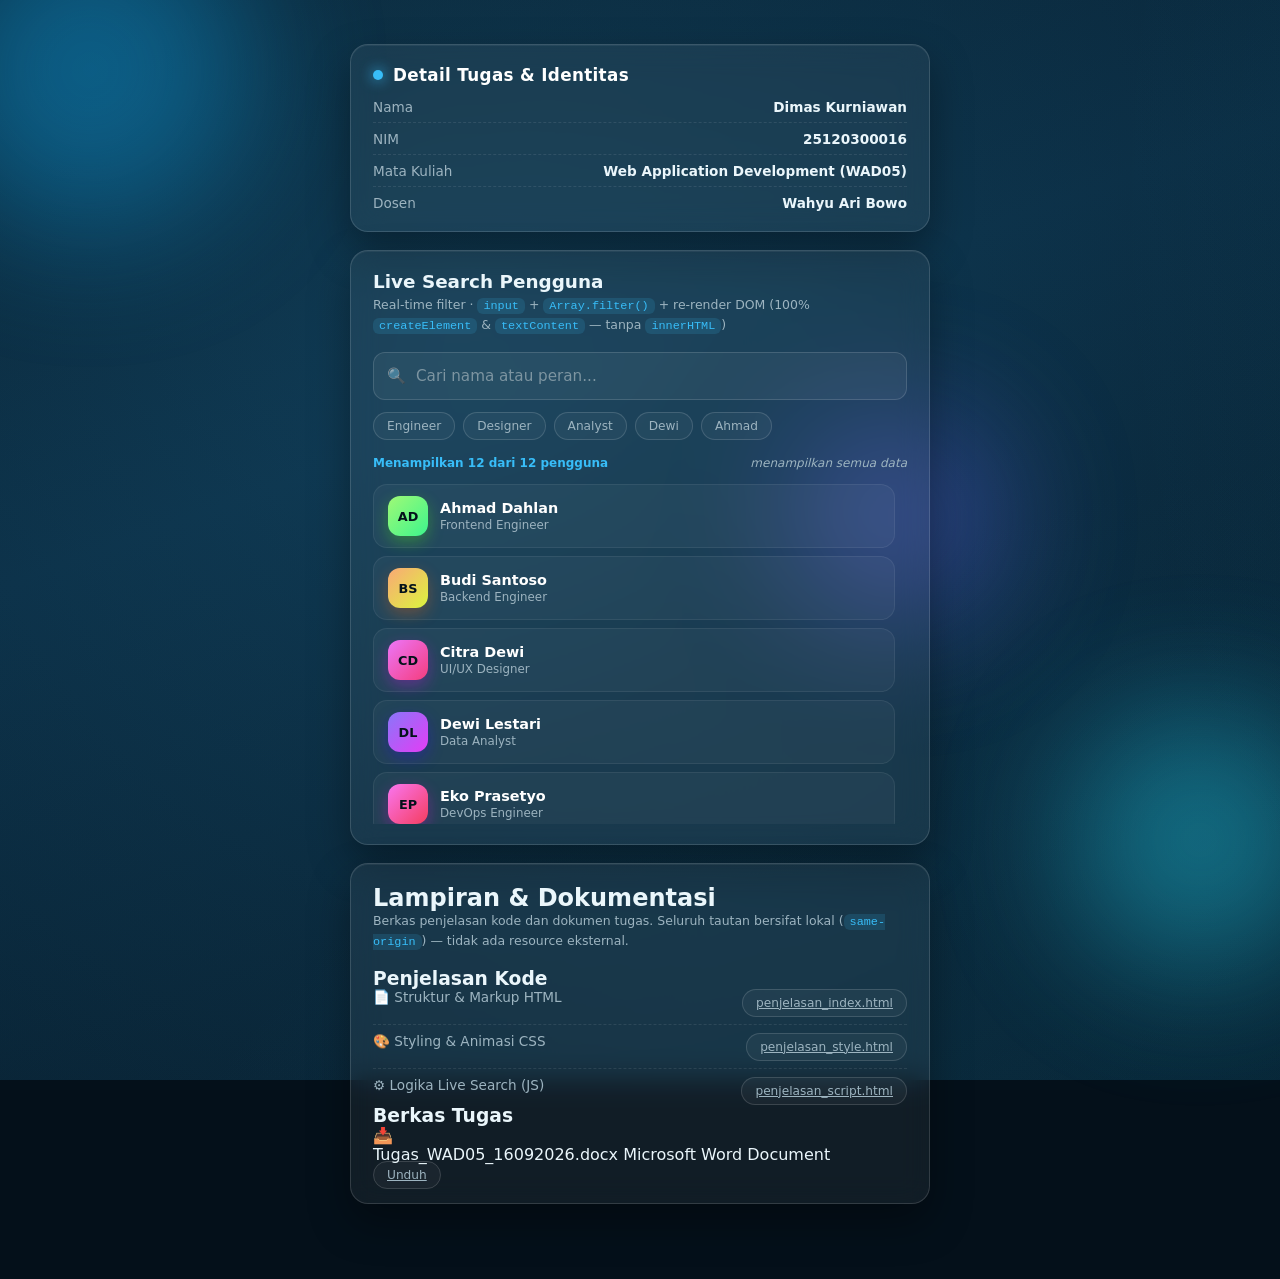
<file: index.html>
<!DOCTYPE html>
<html lang="id">
<head>
    <meta charset="UTF-8">
    <meta name="viewport" content="width=device-width, initial-scale=1.0">

    <!-- ============================================================
         SECURITY HEADERS (via meta) — sebisa mungkin di-hardening
         ============================================================ -->

    <!-- CSP super ketat: tidak ada resource eksternal, tidak ada inline, tidak ada eval -->
    <meta http-equiv="Content-Security-Policy" content="
        default-src 'none';
        script-src 'self';
        style-src 'self';
        img-src 'self' data:;
        font-src 'self';
        connect-src 'none';
        media-src 'none';
        object-src 'none';
        frame-src 'none';
        frame-ancestors 'none';
        base-uri 'none';
        form-action 'none';
        manifest-src 'none';
        worker-src 'none';
        upgrade-insecure-requests;
        block-all-mixed-content;
    ">

    <!-- Cegah kebocoran referrer ke situs eksternal -->
    <meta name="referrer" content="no-referrer">

    <!-- Hardening MIME sniffing (dihormati sebagian browser) -->
    <meta http-equiv="X-Content-Type-Options" content="nosniff">

    <!-- Cegah framing / clickjacking (fallback bila CSP tak didukung) -->
    <meta http-equiv="X-Frame-Options" content="DENY">

    <!-- Cegah XSS legacy filter memicu bug -->
    <meta http-equiv="X-XSS-Protection" content="0">

    <!-- Batasi fitur browser yang tidak dibutuhkan -->
    <meta http-equiv="Permissions-Policy" content="
        camera=(),
        microphone=(),
        geolocation=(),
        payment=(),
        usb=(),
        accelerometer=(),
        gyroscope=(),
        magnetometer=(),
        autoplay=(),
        encrypted-media=(),
        picture-in-picture=(),
        display-capture=()
    ">

    <meta name="color-scheme" content="dark">
    <meta name="robots" content="noindex, nofollow, noarchive">
    <title>Secure Live Search — Dimas Kurniawan</title>

    <!-- Subresource Integrity untuk stylesheet lokal (opsional) -->
    <link rel="stylesheet" href="style.css">
</head>
<body>

    <!-- Ornamen background bergerak (aria-hidden = tidak dibaca screen reader) -->
    <div class="orb a" aria-hidden="true"></div>
    <div class="orb b" aria-hidden="true"></div>
    <div class="orb c" aria-hidden="true"></div>

    <main class="app">

        <!-- ================= IDENTITAS ================= -->
        <header class="card header-info">
            <h1>Detail Tugas &amp; Identitas</h1>
            <ul class="id-grid">
                <li><span>Nama</span><strong>Dimas Kurniawan</strong></li>
                <li><span>NIM</span><strong>25120300016</strong></li>
                <li><span>Mata Kuliah</span><strong>Web Application Development (WAD05)</strong></li>
                <li><span>Dosen</span><strong>Wahyu Ari Bowo</strong></li>
            </ul>
        </header>

        <!-- ================= LIVE SEARCH ================= -->
        <section class="card search-card">
            <h2>Live Search Pengguna</h2>
            <p class="subtitle">
                Real-time filter · <code>input</code> + <code>Array.filter()</code> + re-render DOM
                (100% <code>createElement</code> &amp; <code>textContent</code> — tanpa <code>innerHTML</code>)
            </p>

            <div class="input-wrap">
                <span class="search-icon" aria-hidden="true">🔍</span>

                <!-- Hardening input:
                     - maxlength  : batas atas panjang
                     - minlength  : tidak ada (boleh kosong)
                     - pattern    : whitelist karakter (huruf, angka, spasi, tanda umum)
                     - inputmode  : paksa keyboard teks
                     - autocomplete off + list="none"
                     - aria-*     : aksesibilitas
                -->
                <input
                    type="text"
                    id="search-input"
                    name="q"
                    placeholder="Cari nama atau peran..."
                    autocomplete="off"
                    autocorrect="off"
                    autocapitalize="off"
                    spellcheck="false"
                    maxlength="50"
                    minlength="0"
                    inputmode="text"
                    enterkeyhint="search"
                    pattern="[A-Za-z0-9 _\-\.\u00C0-\u024F]{0,50}"
                    title="Hanya huruf, angka, spasi, dan tanda . _ - (maks 50 karakter)"
                    aria-label="Cari pengguna"
                    aria-controls="user-list"
                    aria-autocomplete="list"
                    aria-haspopup="listbox"
                >
                <button type="button" id="clear-btn" class="clear-btn" aria-label="Bersihkan pencarian">✕</button>
            </div>

            <!-- Saran kata kunci -->
            <div class="chips" id="chips" role="group" aria-label="Saran pencarian"></div>

            <div class="meta-row">
                <span id="result-count" class="count" aria-live="polite"></span>
                <span id="query-hint" class="hint"></span>
            </div>

            <!-- role="listbox" agar screen reader paham struktur hasil -->
            <ul id="user-list" role="listbox" aria-live="polite" aria-label="Hasil pencarian pengguna"></ul>
        </section>

        <!-- ============================================================
             LAMPIRAN & DOKUMENTASI (BARU)
             Semua tautan bersifat same-origin (lokal) sehingga tetap
             patuh pada CSP: default-src 'none' (navigasi tidak dibatasi CSP).
             rel="noopener noreferrer" mencegah tabnabbing & kebocoran referrer.
             ============================================================ -->
        <section class="card attachment-section" aria-labelledby="lampiran-title">
            <h2 id="lampiran-title" class="card-title">Lampiran &amp; Dokumentasi</h2>
            <p class="subtitle">
                Berkas penjelasan kode dan dokumen tugas. Seluruh tautan
                bersifat lokal (<code>same-origin</code>) — tidak ada resource eksternal.
            </p>

            <!-- ---------- Penjelasan Kode ---------- -->
            <h3 class="section-label">Penjelasan Kode</h3>
            <ul class="id-grid link-grid">
                <li>
                    <span class="link-label">
                        <span class="link-icon" aria-hidden="true">📄</span>
                        Struktur &amp; Markup HTML
                    </span>
                    <a
                        class="chip"
                        href="penjelasan_index.html"
                        rel="noopener noreferrer"
                        title="Buka penjelasan_index.html"
                    >penjelasan_index.html</a>
                </li>
                <li>
                    <span class="link-label">
                        <span class="link-icon" aria-hidden="true">🎨</span>
                        Styling &amp; Animasi CSS
                    </span>
                    <a
                        class="chip"
                        href="penjelasan_style.html"
                        rel="noopener noreferrer"
                        title="Buka penjelasan_style.html"
                    >penjelasan_style.html</a>
                </li>
                <li>
                    <span class="link-label">
                        <span class="link-icon" aria-hidden="true">⚙️</span>
                        Logika Live Search (JS)
                    </span>
                    <a
                        class="chip"
                        href="penjelasan_script.html"
                        rel="noopener noreferrer"
                        title="Buka penjelasan_script.html"
                    >penjelasan_script.html</a>
                </li>
            </ul>

            <!-- ---------- Unduhan Dokumen Tugas ---------- -->
            <h3 class="section-label">Berkas Tugas</h3>
            <div class="download-row">
                <span class="file-badge" aria-hidden="true">📥</span>
                <div class="file-meta">
                    <span class="file-name">Tugas_WAD05_16092026.docx</span>
                    <span class="file-type">Microsoft Word Document</span>
                </div>
                <a
                    class="chip chip-download"
                    href="Tugas_WAD05_16092026.docx"
                    download="Tugas_WAD05_16092026.docx"
                    type="application/vnd.openxmlformats-officedocument.wordprocessingml.document"
                    rel="noopener noreferrer"
                    title="Unduh Tugas_WAD05_16092026.docx"
                >Unduh</a>
            </div>
        </section>
    </main>

    <!-- Toast notifikasi -->
    <div id="toast" class="toast" role="status" aria-live="polite" aria-atomic="true"></div>

    <!-- Script lokal dengan referrerpolicy + crossorigin (hardening) -->
    <script
        src="script.js"
        defer
        referrerpolicy="no-referrer"
        crossorigin="anonymous"
    ></script>
</body>
</html>
</file>
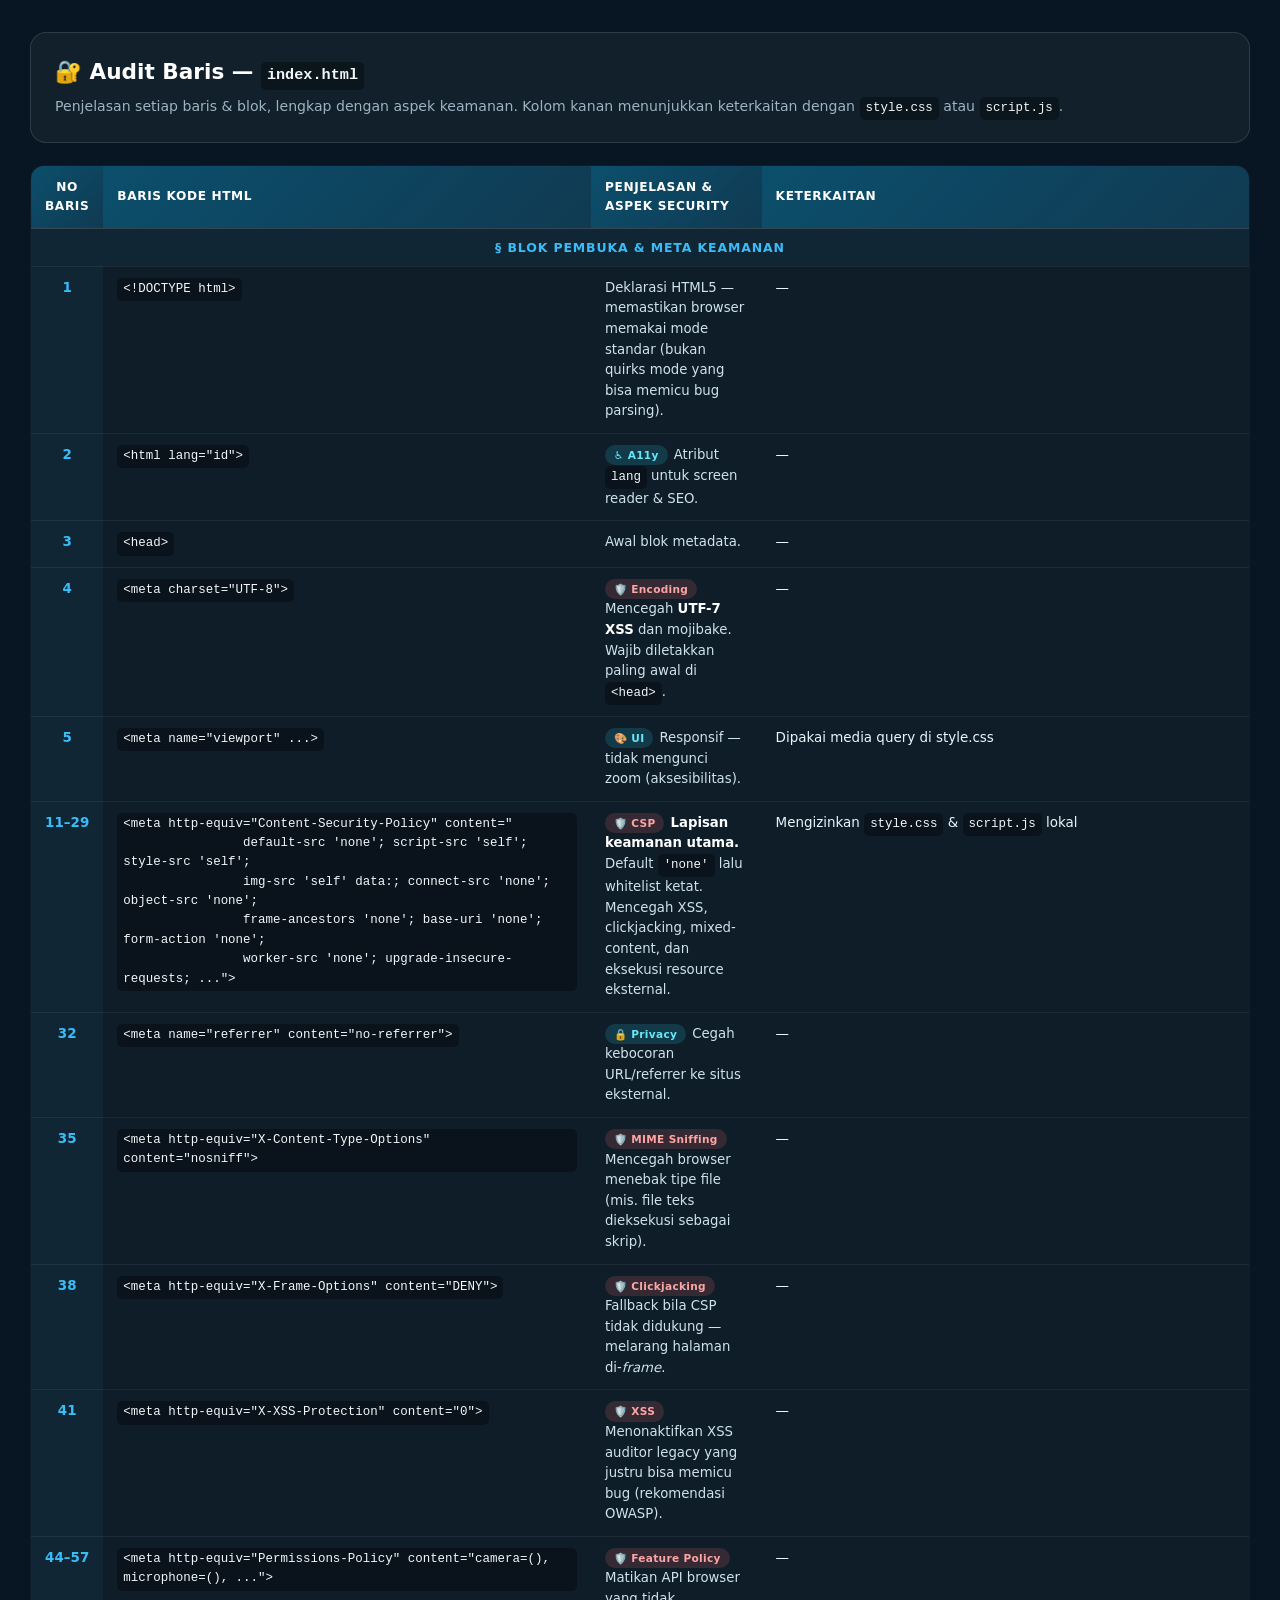
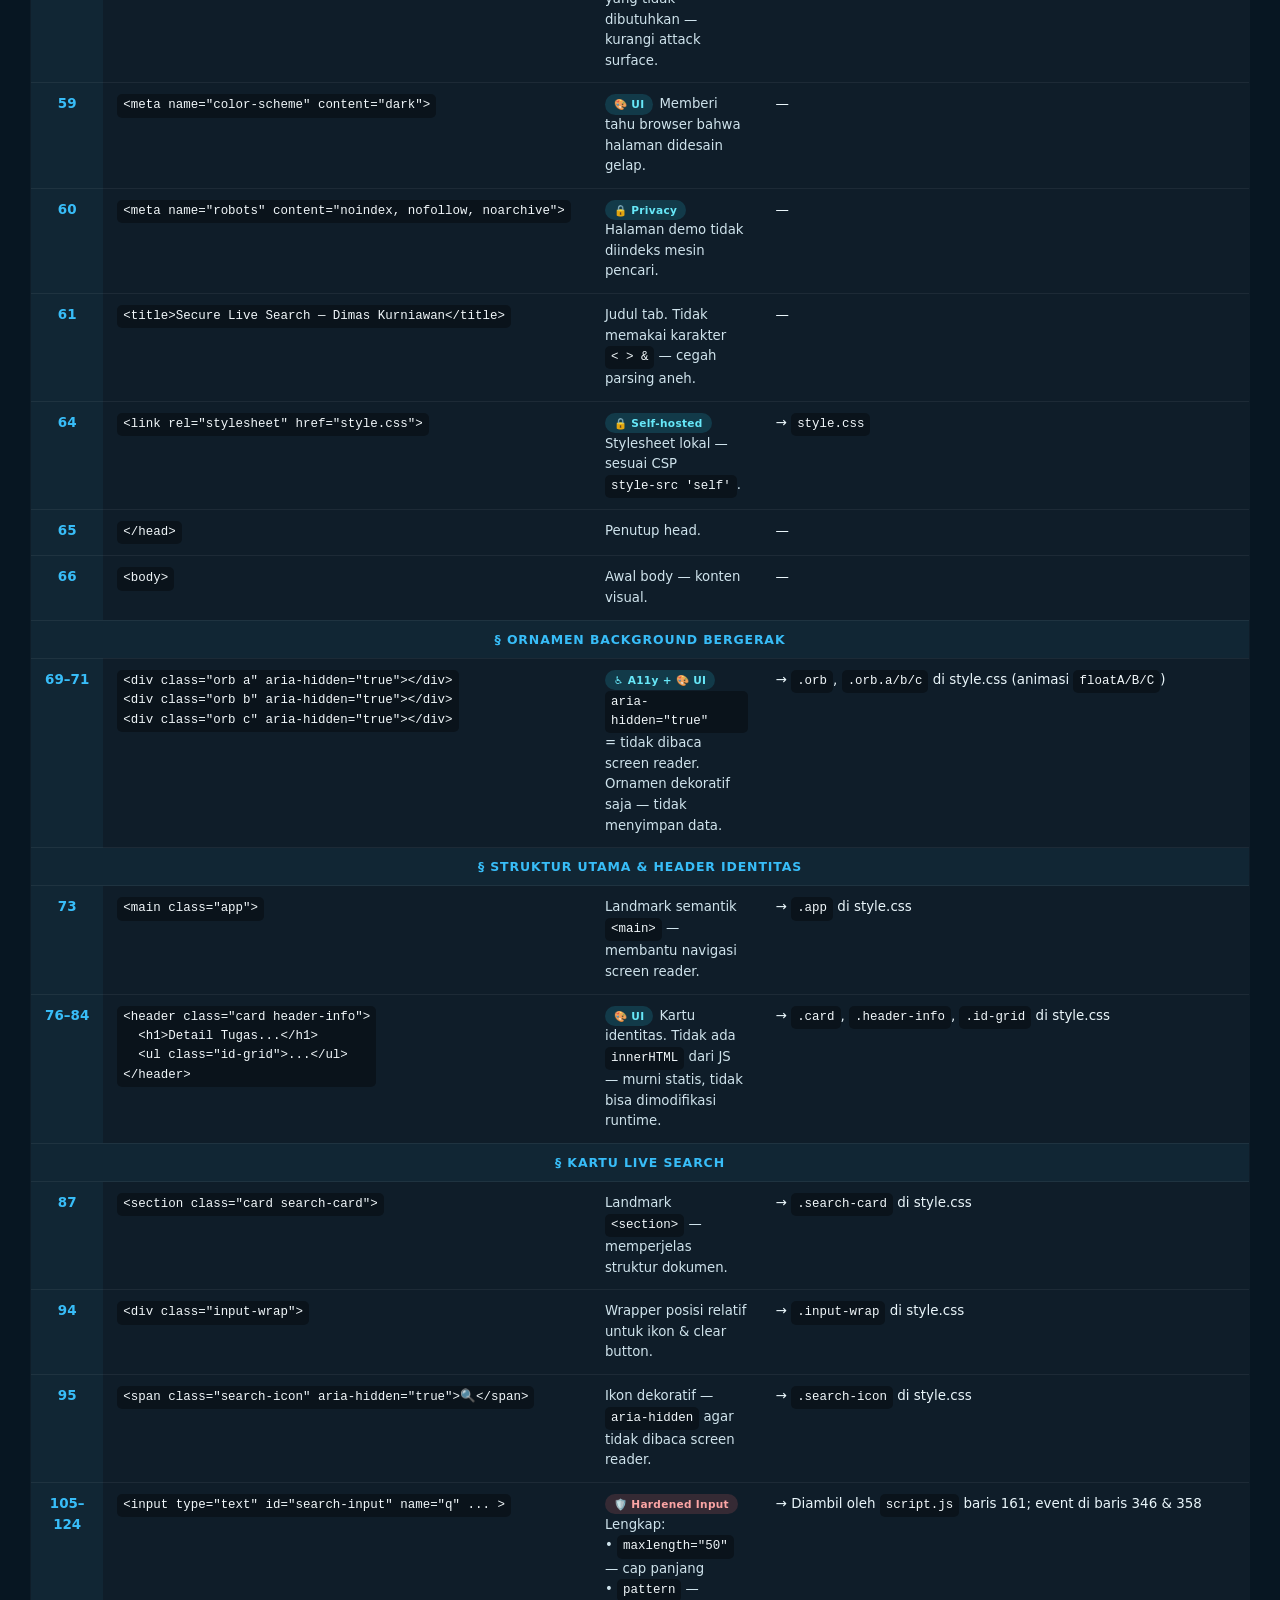
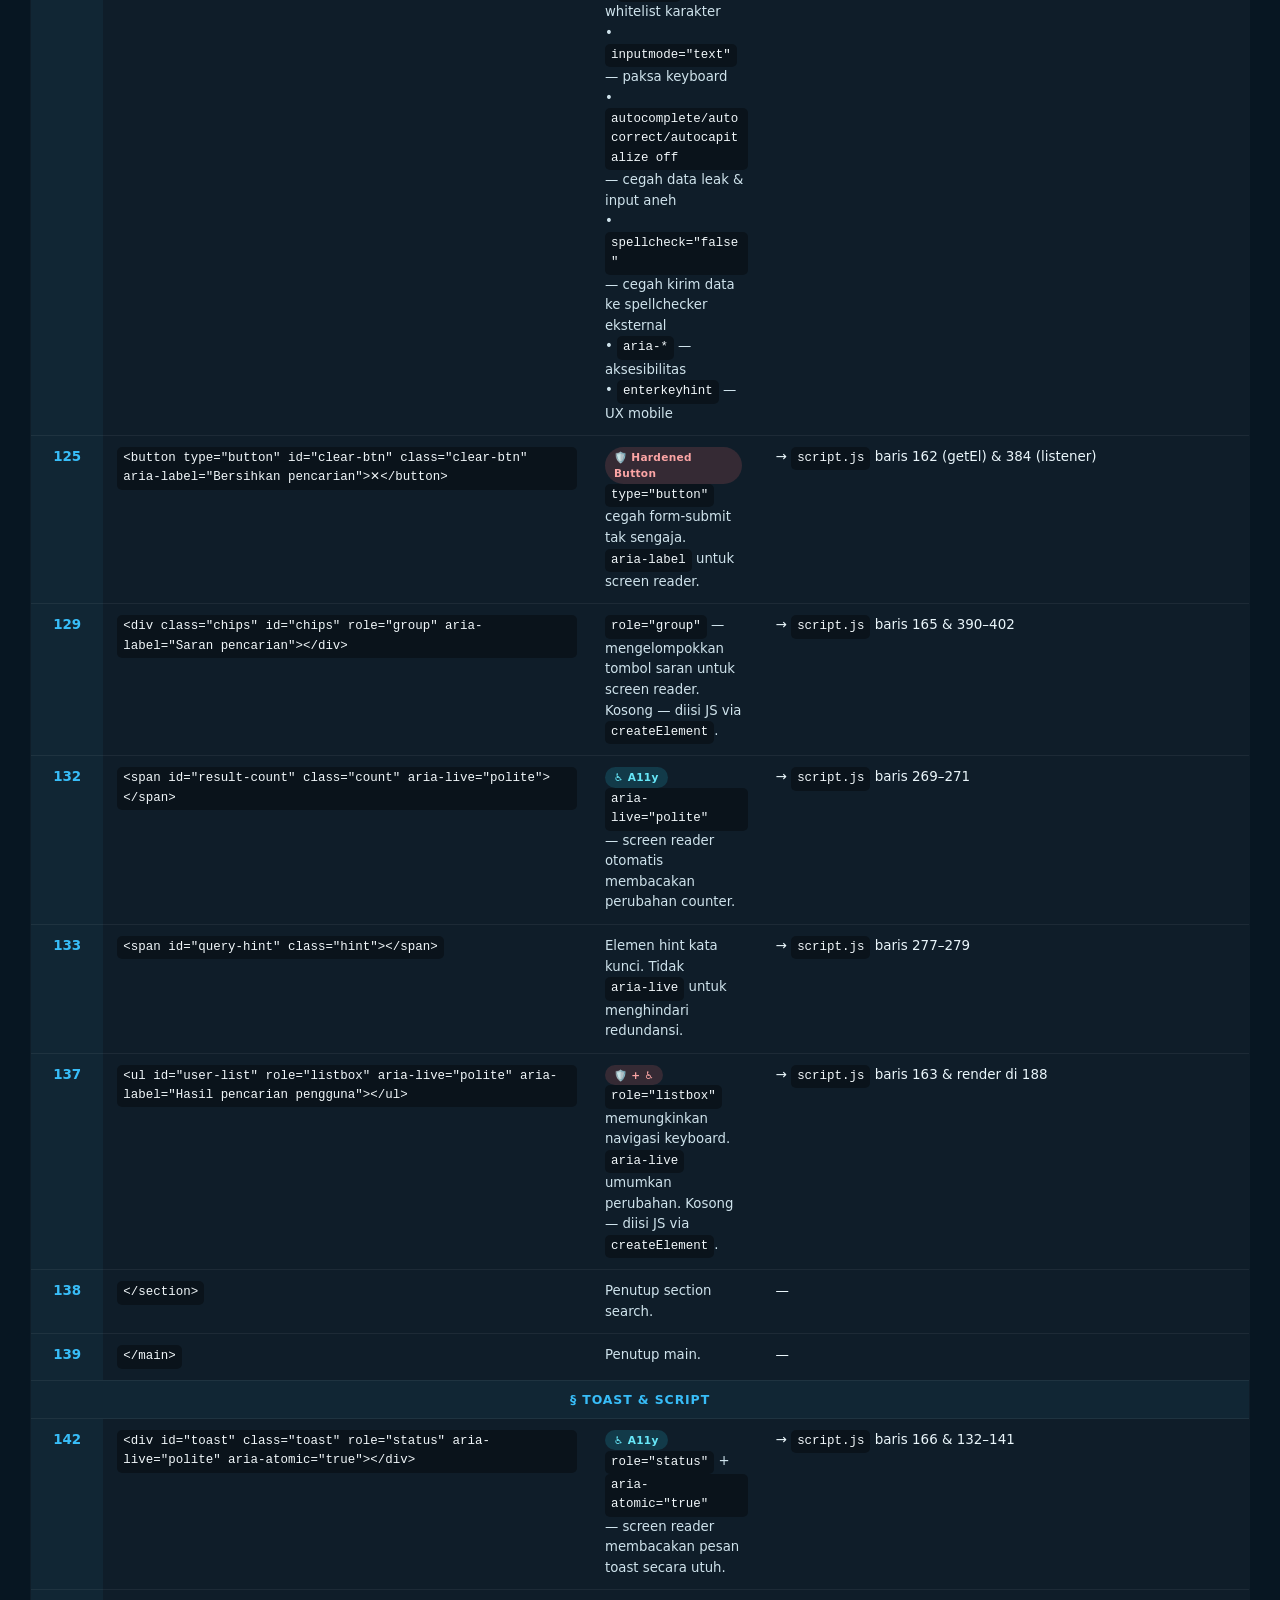
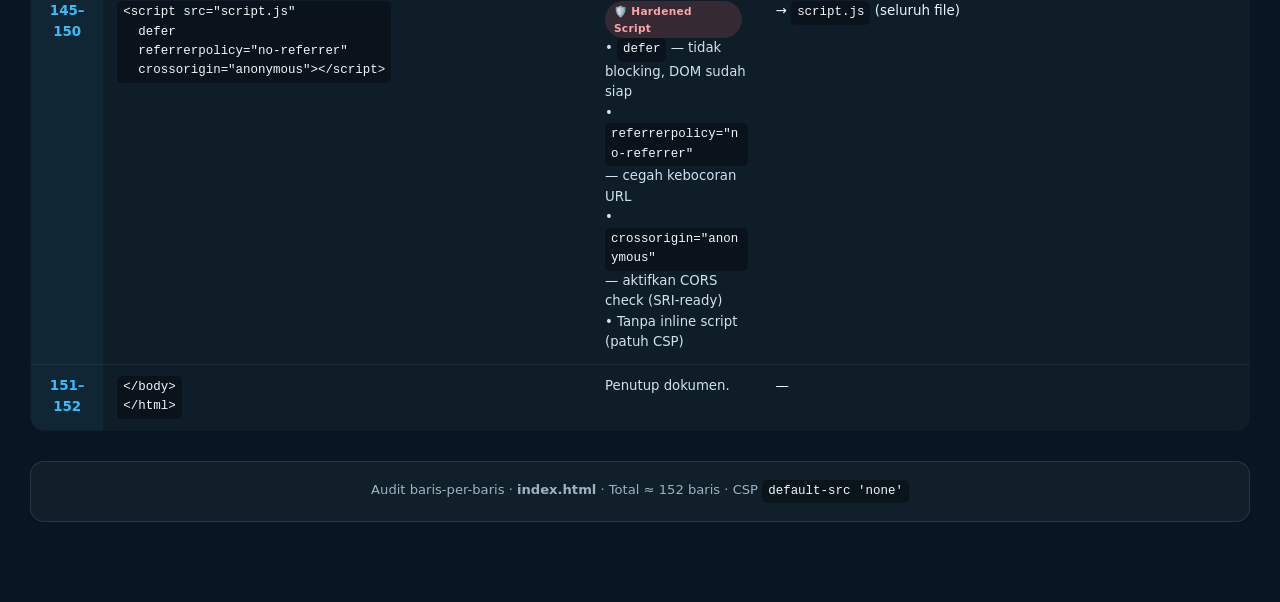
<file: penjelasan_index.html>
<!DOCTYPE html>
<html lang="id">
<head>
<meta charset="UTF-8">
<meta name="viewport" content="width=device-width, initial-scale=1.0">
<meta http-equiv="Content-Security-Policy"
      content="default-src 'none'; style-src 'unsafe-inline'; base-uri 'none'; form-action 'none';">
<meta name="referrer" content="no-referrer">
<title>Audit Baris — index.html</title>
<style>
    *, *::before, *::after { box-sizing: border-box; margin: 0; padding: 0; }
    body {
        font-family: "Segoe UI", system-ui, -apple-system, Arial, sans-serif;
        background: #071622; color: #eaf6fb; line-height: 1.55;
        padding: 32px 18px 80px;
    }
    .wrap { max-width: 1220px; margin: 0 auto; }
    header.page-head {
        margin-bottom: 22px; padding: 22px 24px;
        background: rgba(255,255,255,.045);
        border: 1px solid rgba(255,255,255,.12);
        border-radius: 16px;
    }
    header.page-head h1 { font-size: 1.35rem; margin-bottom: 6px; color: #fff; }
    header.page-head p  { color: #9db4c0; font-size: .88rem; }
    table {
        width: 100%; border-collapse: collapse;
        background: rgba(255,255,255,.03);
        border: 1px solid rgba(255,255,255,.1);
        border-radius: 14px; overflow: hidden;
        font-size: .84rem;
    }
    thead th {
        background: linear-gradient(135deg, #0B4F6C, #103a52);
        color: #fff; text-align: left; padding: 12px 14px;
        font-size: .76rem; letter-spacing: .05em;
        text-transform: uppercase;
        border-bottom: 1px solid rgba(255,255,255,.15);
        position: sticky; top: 0; z-index: 5;
    }
    thead th:nth-child(1) { width: 72px; text-align: center; }
    thead th:nth-child(2) { width: 40%; }
    thead th:nth-child(3) { width: 14%; }
    tbody tr { border-bottom: 1px solid rgba(255,255,255,.06); transition: background .18s; }
    tbody tr:hover { background: rgba(56,189,248,.07); }
    tbody tr:last-child { border-bottom: none; }
    tbody td { padding: 11px 14px; vertical-align: top; }
    tbody td:first-child {
        text-align: center; color: #38bdf8; font-weight: 700;
        font-variant-numeric: tabular-nums;
        background: rgba(56,189,248,.05);
    }
    code {
        font-family: "Fira Code", "Consolas", "Courier New", monospace;
        font-size: .78rem; color: #f1f7fa;
        background: rgba(0,0,0,.35); padding: 2px 6px;
        border-radius: 5px; white-space: pre-wrap;
        word-break: break-word; display: inline-block;
        max-width: 100%;
    }
    td.desc { color: #cfe3ec; font-size: .83rem; }
    td.desc b { color: #fff; }
    td.desc .sec {
        display: inline-block; font-size: .66rem; padding: 2px 9px;
        margin-right: 6px; border-radius: 999px;
        background: rgba(34,211,238,.16); color: #67e8f9;
        font-weight: 600; letter-spacing: .03em;
    }
    td.desc .sec.warn { background: rgba(248,113,113,.16); color: #fca5a5; }
    td.desc .sec.ok   { background: rgba(74,222,128,.16);  color: #86efac; }
    .section-row td {
        background: linear-gradient(90deg, rgba(56,189,248,.22), rgba(56,189,248,.04));
        color: #fff; font-weight: 700; font-size: .78rem;
        letter-spacing: .07em; text-transform: uppercase;
        padding: 9px 14px;
    }
    .tag-src {
        font-size: .68rem; padding: 3px 8px; border-radius: 6px;
        background: rgba(251,191,36,.14); color: #fbbf24;
        font-weight: 600; letter-spacing: .02em;
    }
    footer.page-foot {
        margin-top: 30px; padding: 18px 22px;
        background: rgba(255,255,255,.04);
        border: 1px solid rgba(255,255,255,.1);
        border-radius: 14px; color: #9db4c0;
        font-size: .82rem; text-align: center;
    }
</style>
</head>
<body>
<div class="wrap">

    <header class="page-head">
        <h1>🔐 Audit Baris — <code style="font-size:.95rem;">index.html</code></h1>
        <p>Penjelasan setiap baris &amp; blok, lengkap dengan aspek keamanan.
           Kolom kanan menunjukkan keterkaitan dengan <code>style.css</code> atau <code>script.js</code>.</p>
    </header>

    <table>
        <thead>
            <tr>
                <th>No Baris</th>
                <th>Baris Kode HTML</th>
                <th>Penjelasan &amp; Aspek Security</th>
                <th>Keterkaitan</th>
            </tr>
        </thead>
        <tbody>

        <tr class="section-row"><td colspan="4">§ Blok Pembuka &amp; Meta Keamanan</td></tr>

        <tr>
            <td>1</td>
            <td><code>&lt;!DOCTYPE html&gt;</code></td>
            <td class="desc">Deklarasi HTML5 — memastikan browser memakai mode standar (bukan quirks mode yang bisa memicu bug parsing).</td>
            <td>—</td>
        </tr>
        <tr>
            <td>2</td>
            <td><code>&lt;html lang="id"&gt;</code></td>
            <td class="desc"><span class="sec">♿ A11y</span>Atribut <code>lang</code> untuk screen reader &amp; SEO.</td>
            <td>—</td>
        </tr>
        <tr>
            <td>3</td>
            <td><code>&lt;head&gt;</code></td>
            <td class="desc">Awal blok metadata.</td>
            <td>—</td>
        </tr>
        <tr>
            <td>4</td>
            <td><code>&lt;meta charset="UTF-8"&gt;</code></td>
            <td class="desc"><span class="sec warn">🛡️ Encoding</span>Mencegah <b>UTF-7 XSS</b> dan mojibake. Wajib diletakkan paling awal di <code>&lt;head&gt;</code>.</td>
            <td>—</td>
        </tr>
        <tr>
            <td>5</td>
            <td><code>&lt;meta name="viewport" ...&gt;</code></td>
            <td class="desc"><span class="sec">🎨 UI</span>Responsif — tidak mengunci zoom (aksesibilitas).</td>
            <td>Dipakai media query di style.css</td>
        </tr>
        <tr>
            <td>11–29</td>
            <td><code>&lt;meta http-equiv="Content-Security-Policy" content="
                default-src 'none'; script-src 'self'; style-src 'self';
                img-src 'self' data:; connect-src 'none'; object-src 'none';
                frame-ancestors 'none'; base-uri 'none'; form-action 'none';
                worker-src 'none'; upgrade-insecure-requests; ..."&gt;</code></td>
            <td class="desc"><span class="sec warn">🛡️ CSP</span><b>Lapisan keamanan utama.</b> Default <code>'none'</code> lalu whitelist ketat. Mencegah XSS, clickjacking, mixed-content, dan eksekusi resource eksternal.</td>
            <td>Mengizinkan <code>style.css</code> &amp; <code>script.js</code> lokal</td>
        </tr>
        <tr>
            <td>32</td>
            <td><code>&lt;meta name="referrer" content="no-referrer"&gt;</code></td>
            <td class="desc"><span class="sec">🔒 Privacy</span>Cegah kebocoran URL/referrer ke situs eksternal.</td>
            <td>—</td>
        </tr>
        <tr>
            <td>35</td>
            <td><code>&lt;meta http-equiv="X-Content-Type-Options" content="nosniff"&gt;</code></td>
            <td class="desc"><span class="sec warn">🛡️ MIME Sniffing</span>Mencegah browser menebak tipe file (mis. file teks dieksekusi sebagai skrip).</td>
            <td>—</td>
        </tr>
        <tr>
            <td>38</td>
            <td><code>&lt;meta http-equiv="X-Frame-Options" content="DENY"&gt;</code></td>
            <td class="desc"><span class="sec warn">🛡️ Clickjacking</span>Fallback bila CSP tidak didukung — melarang halaman di-<i>frame</i>.</td>
            <td>—</td>
        </tr>
        <tr>
            <td>41</td>
            <td><code>&lt;meta http-equiv="X-XSS-Protection" content="0"&gt;</code></td>
            <td class="desc"><span class="sec warn">🛡️ XSS</span>Menonaktifkan XSS auditor legacy yang justru bisa memicu bug (rekomendasi OWASP).</td>
            <td>—</td>
        </tr>
        <tr>
            <td>44–57</td>
            <td><code>&lt;meta http-equiv="Permissions-Policy" content="camera=(), microphone=(), ..."&gt;</code></td>
            <td class="desc"><span class="sec warn">🛡️ Feature Policy</span>Matikan API browser yang tidak dibutuhkan — kurangi attack surface.</td>
            <td>—</td>
        </tr>
        <tr>
            <td>59</td>
            <td><code>&lt;meta name="color-scheme" content="dark"&gt;</code></td>
            <td class="desc"><span class="sec">🎨 UI</span>Memberi tahu browser bahwa halaman didesain gelap.</td>
            <td>—</td>
        </tr>
        <tr>
            <td>60</td>
            <td><code>&lt;meta name="robots" content="noindex, nofollow, noarchive"&gt;</code></td>
            <td class="desc"><span class="sec">🔒 Privacy</span>Halaman demo tidak diindeks mesin pencari.</td>
            <td>—</td>
        </tr>
        <tr>
            <td>61</td>
            <td><code>&lt;title&gt;Secure Live Search — Dimas Kurniawan&lt;/title&gt;</code></td>
            <td class="desc">Judul tab. Tidak memakai karakter <code>&lt; &gt; &amp;</code> — cegah parsing aneh.</td>
            <td>—</td>
        </tr>
        <tr>
            <td>64</td>
            <td><code>&lt;link rel="stylesheet" href="style.css"&gt;</code></td>
            <td class="desc"><span class="sec">🔒 Self-hosted</span>Stylesheet lokal — sesuai CSP <code>style-src 'self'</code>.</td>
            <td>→ <code>style.css</code></td>
        </tr>
        <tr>
            <td>65</td>
            <td><code>&lt;/head&gt;</code></td>
            <td class="desc">Penutup head.</td>
            <td>—</td>
        </tr>
        <tr>
            <td>66</td>
            <td><code>&lt;body&gt;</code></td>
            <td class="desc">Awal body — konten visual.</td>
            <td>—</td>
        </tr>

        <tr class="section-row"><td colspan="4">§ Ornamen Background Bergerak</td></tr>

        <tr>
            <td>69–71</td>
            <td><code>&lt;div class="orb a" aria-hidden="true"&gt;&lt;/div&gt;<br>&lt;div class="orb b" aria-hidden="true"&gt;&lt;/div&gt;<br>&lt;div class="orb c" aria-hidden="true"&gt;&lt;/div&gt;</code></td>
            <td class="desc"><span class="sec">♿ A11y + 🎨 UI</span><code>aria-hidden="true"</code> = tidak dibaca screen reader. Ornamen dekoratif saja — tidak menyimpan data.</td>
            <td>→ <code>.orb</code>, <code>.orb.a/b/c</code> di style.css (animasi <code>floatA/B/C</code>)</td>
        </tr>

        <tr class="section-row"><td colspan="4">§ Struktur Utama &amp; Header Identitas</td></tr>

        <tr>
            <td>73</td>
            <td><code>&lt;main class="app"&gt;</code></td>
            <td class="desc">Landmark semantik <code>&lt;main&gt;</code> — membantu navigasi screen reader.</td>
            <td>→ <code>.app</code> di style.css</td>
        </tr>
        <tr>
            <td>76–84</td>
            <td><code>&lt;header class="card header-info"&gt;<br>&nbsp;&nbsp;&lt;h1&gt;Detail Tugas...&lt;/h1&gt;<br>&nbsp;&nbsp;&lt;ul class="id-grid"&gt;...&lt;/ul&gt;<br>&lt;/header&gt;</code></td>
            <td class="desc"><span class="sec">🎨 UI</span>Kartu identitas. Tidak ada <code>innerHTML</code> dari JS — murni statis, tidak bisa dimodifikasi runtime.</td>
            <td>→ <code>.card</code>, <code>.header-info</code>, <code>.id-grid</code> di style.css</td>
        </tr>

        <tr class="section-row"><td colspan="4">§ Kartu Live Search</td></tr>

        <tr>
            <td>87</td>
            <td><code>&lt;section class="card search-card"&gt;</code></td>
            <td class="desc">Landmark <code>&lt;section&gt;</code> — memperjelas struktur dokumen.</td>
            <td>→ <code>.search-card</code> di style.css</td>
        </tr>
        <tr>
            <td>94</td>
            <td><code>&lt;div class="input-wrap"&gt;</code></td>
            <td class="desc">Wrapper posisi relatif untuk ikon &amp; clear button.</td>
            <td>→ <code>.input-wrap</code> di style.css</td>
        </tr>
        <tr>
            <td>95</td>
            <td><code>&lt;span class="search-icon" aria-hidden="true"&gt;🔍&lt;/span&gt;</code></td>
            <td class="desc">Ikon dekoratif — <code>aria-hidden</code> agar tidak dibaca screen reader.</td>
            <td>→ <code>.search-icon</code> di style.css</td>
        </tr>
        <tr>
            <td>105–124</td>
            <td><code>&lt;input type="text" id="search-input" name="q" ... &gt;</code></td>
            <td class="desc"><span class="sec warn">🛡️ Hardened Input</span>Lengkap:<br>• <code>maxlength="50"</code> — cap panjang<br>• <code>pattern</code> — whitelist karakter<br>• <code>inputmode="text"</code> — paksa keyboard<br>• <code>autocomplete/autocorrect/autocapitalize off</code> — cegah data leak &amp; input aneh<br>• <code>spellcheck="false"</code> — cegah kirim data ke spellchecker eksternal<br>• <code>aria-*</code> — aksesibilitas<br>• <code>enterkeyhint</code> — UX mobile</td>
            <td>→ Diambil oleh <code>script.js</code> baris 161; event di baris 346 &amp; 358</td>
        </tr>
        <tr>
            <td>125</td>
            <td><code>&lt;button type="button" id="clear-btn" class="clear-btn" aria-label="Bersihkan pencarian"&gt;✕&lt;/button&gt;</code></td>
            <td class="desc"><span class="sec warn">🛡️ Hardened Button</span><code>type="button"</code> cegah form-submit tak sengaja. <code>aria-label</code> untuk screen reader.</td>
            <td>→ <code>script.js</code> baris 162 (getEl) &amp; 384 (listener)</td>
        </tr>
        <tr>
            <td>129</td>
            <td><code>&lt;div class="chips" id="chips" role="group" aria-label="Saran pencarian"&gt;&lt;/div&gt;</code></td>
            <td class="desc"><code>role="group"</code> — mengelompokkan tombol saran untuk screen reader. Kosong — diisi JS via <code>createElement</code>.</td>
            <td>→ <code>script.js</code> baris 165 &amp; 390–402</td>
        </tr>
        <tr>
            <td>132</td>
            <td><code>&lt;span id="result-count" class="count" aria-live="polite"&gt;&lt;/span&gt;</code></td>
            <td class="desc"><span class="sec">♿ A11y</span><code>aria-live="polite"</code> — screen reader otomatis membacakan perubahan counter.</td>
            <td>→ <code>script.js</code> baris 269–271</td>
        </tr>
        <tr>
            <td>133</td>
            <td><code>&lt;span id="query-hint" class="hint"&gt;&lt;/span&gt;</code></td>
            <td class="desc">Elemen hint kata kunci. Tidak <code>aria-live</code> untuk menghindari redundansi.</td>
            <td>→ <code>script.js</code> baris 277–279</td>
        </tr>
        <tr>
            <td>137</td>
            <td><code>&lt;ul id="user-list" role="listbox" aria-live="polite" aria-label="Hasil pencarian pengguna"&gt;&lt;/ul&gt;</code></td>
            <td class="desc"><span class="sec warn">🛡️ + ♿</span><code>role="listbox"</code> memungkinkan navigasi keyboard. <code>aria-live</code> umumkan perubahan. Kosong — diisi JS via <code>createElement</code>.</td>
            <td>→ <code>script.js</code> baris 163 &amp; render di 188</td>
        </tr>
        <tr>
            <td>138</td>
            <td><code>&lt;/section&gt;</code></td>
            <td class="desc">Penutup section search.</td>
            <td>—</td>
        </tr>
        <tr>
            <td>139</td>
            <td><code>&lt;/main&gt;</code></td>
            <td class="desc">Penutup main.</td>
            <td>—</td>
        </tr>

        <tr class="section-row"><td colspan="4">§ Toast &amp; Script</td></tr>

        <tr>
            <td>142</td>
            <td><code>&lt;div id="toast" class="toast" role="status" aria-live="polite" aria-atomic="true"&gt;&lt;/div&gt;</code></td>
            <td class="desc"><span class="sec">♿ A11y</span><code>role="status"</code> + <code>aria-atomic="true"</code> — screen reader membacakan pesan toast secara utuh.</td>
            <td>→ <code>script.js</code> baris 166 &amp; 132–141</td>
        </tr>
        <tr>
            <td>145–150</td>
            <td><code>&lt;script src="script.js"<br>&nbsp;&nbsp;defer<br>&nbsp;&nbsp;referrerpolicy="no-referrer"<br>&nbsp;&nbsp;crossorigin="anonymous"&gt;&lt;/script&gt;</code></td>
            <td class="desc"><span class="sec warn">🛡️ Hardened Script</span>• <code>defer</code> — tidak blocking, DOM sudah siap<br>• <code>referrerpolicy="no-referrer"</code> — cegah kebocoran URL<br>• <code>crossorigin="anonymous"</code> — aktifkan CORS check (SRI-ready)<br>• Tanpa inline script (patuh CSP)</td>
            <td>→ <code>script.js</code> (seluruh file)</td>
        </tr>
        <tr>
            <td>151–152</td>
            <td><code>&lt;/body&gt;<br>&lt;/html&gt;</code></td>
            <td class="desc">Penutup dokumen.</td>
            <td>—</td>
        </tr>

        </tbody>
    </table>

    <footer class="page-foot">
        Audit baris-per-baris · <strong>index.html</strong> · Total ≈ 152 baris · CSP <code>default-src 'none'</code>
    </footer>
</div>
</body>
</html>
</file>
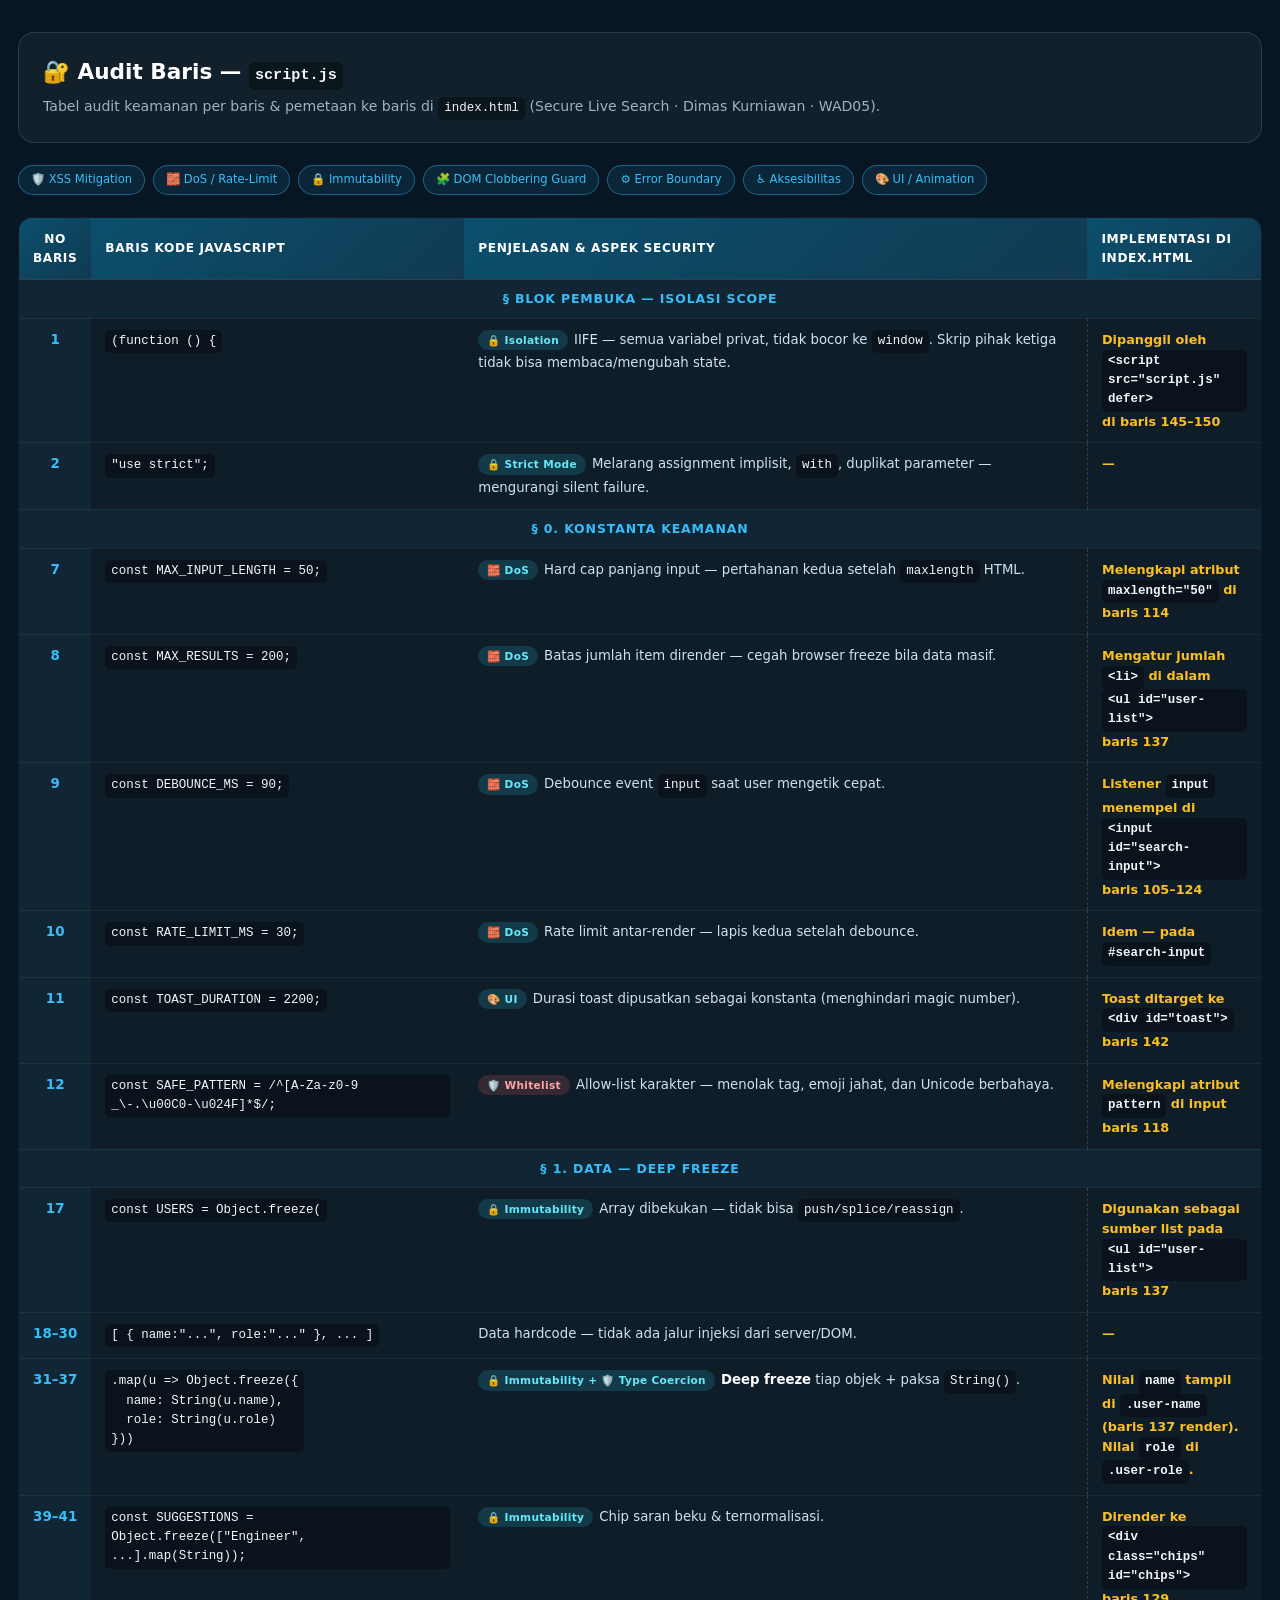
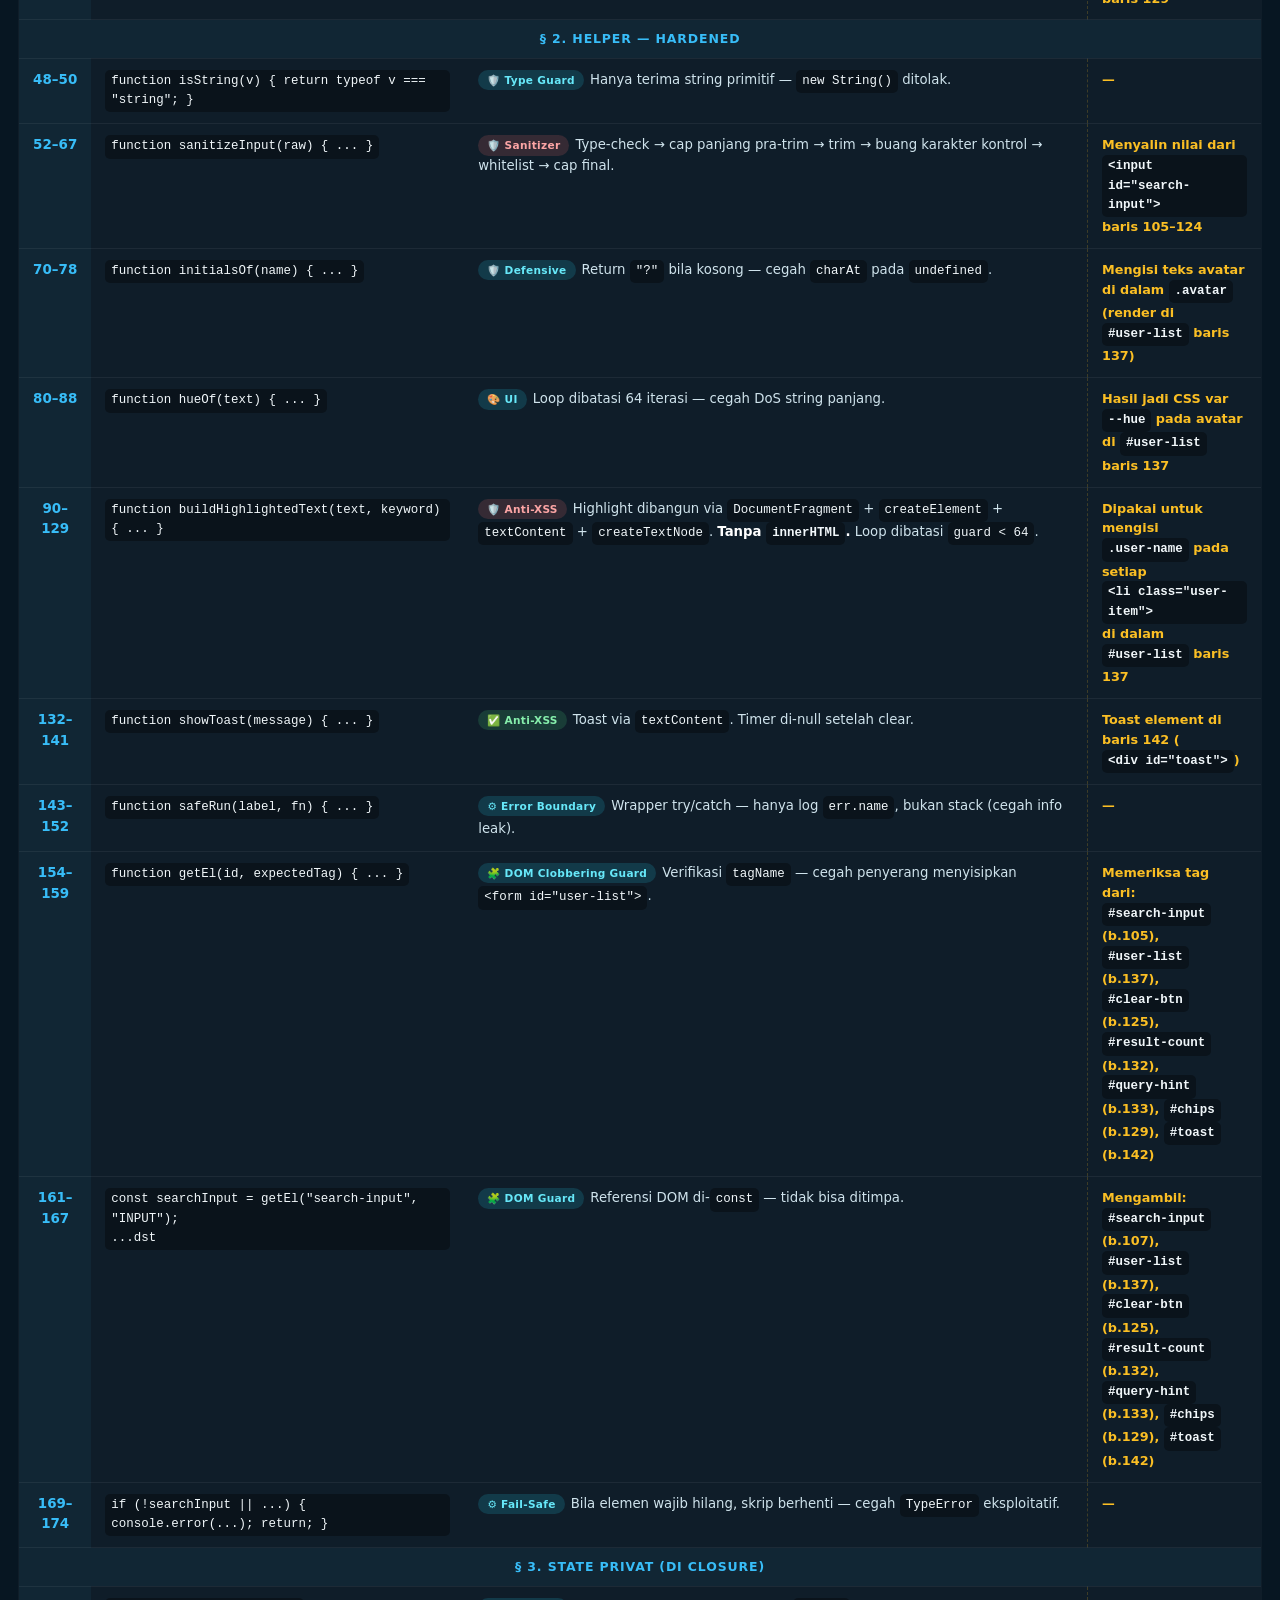
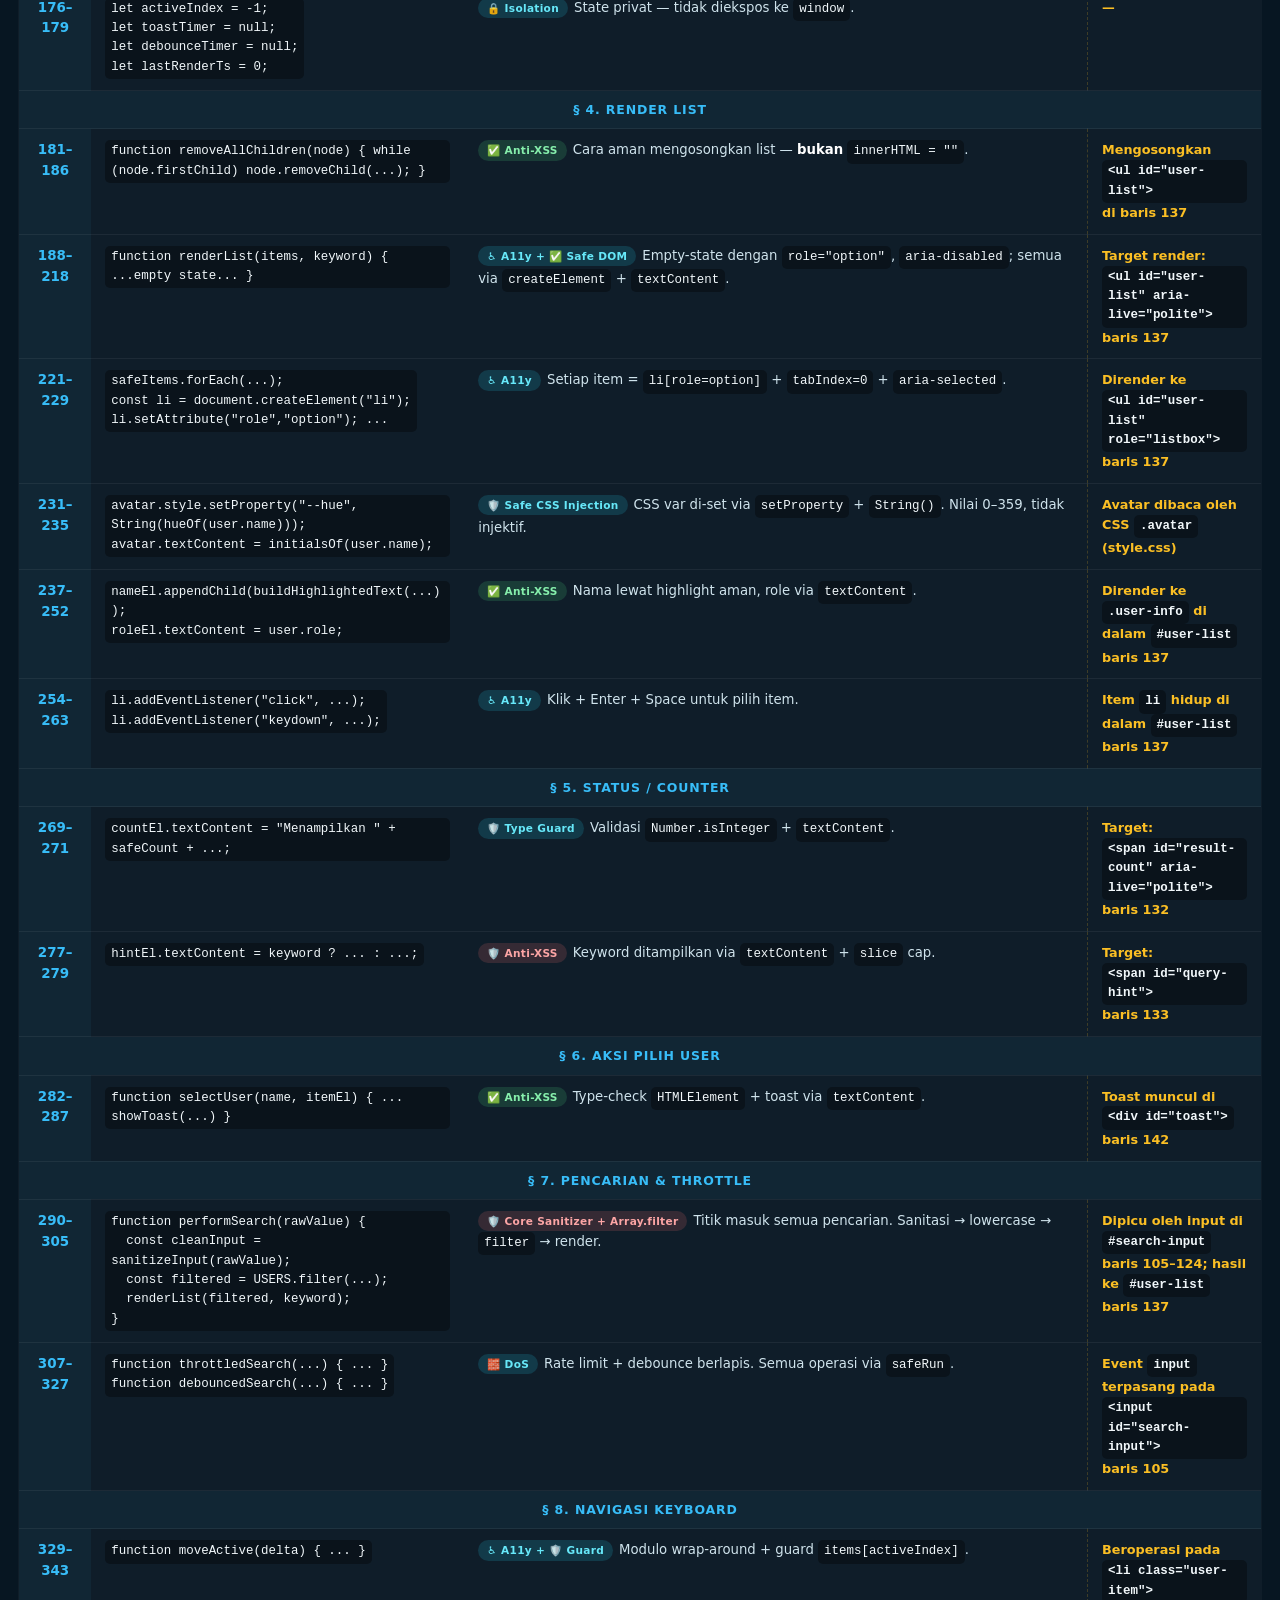
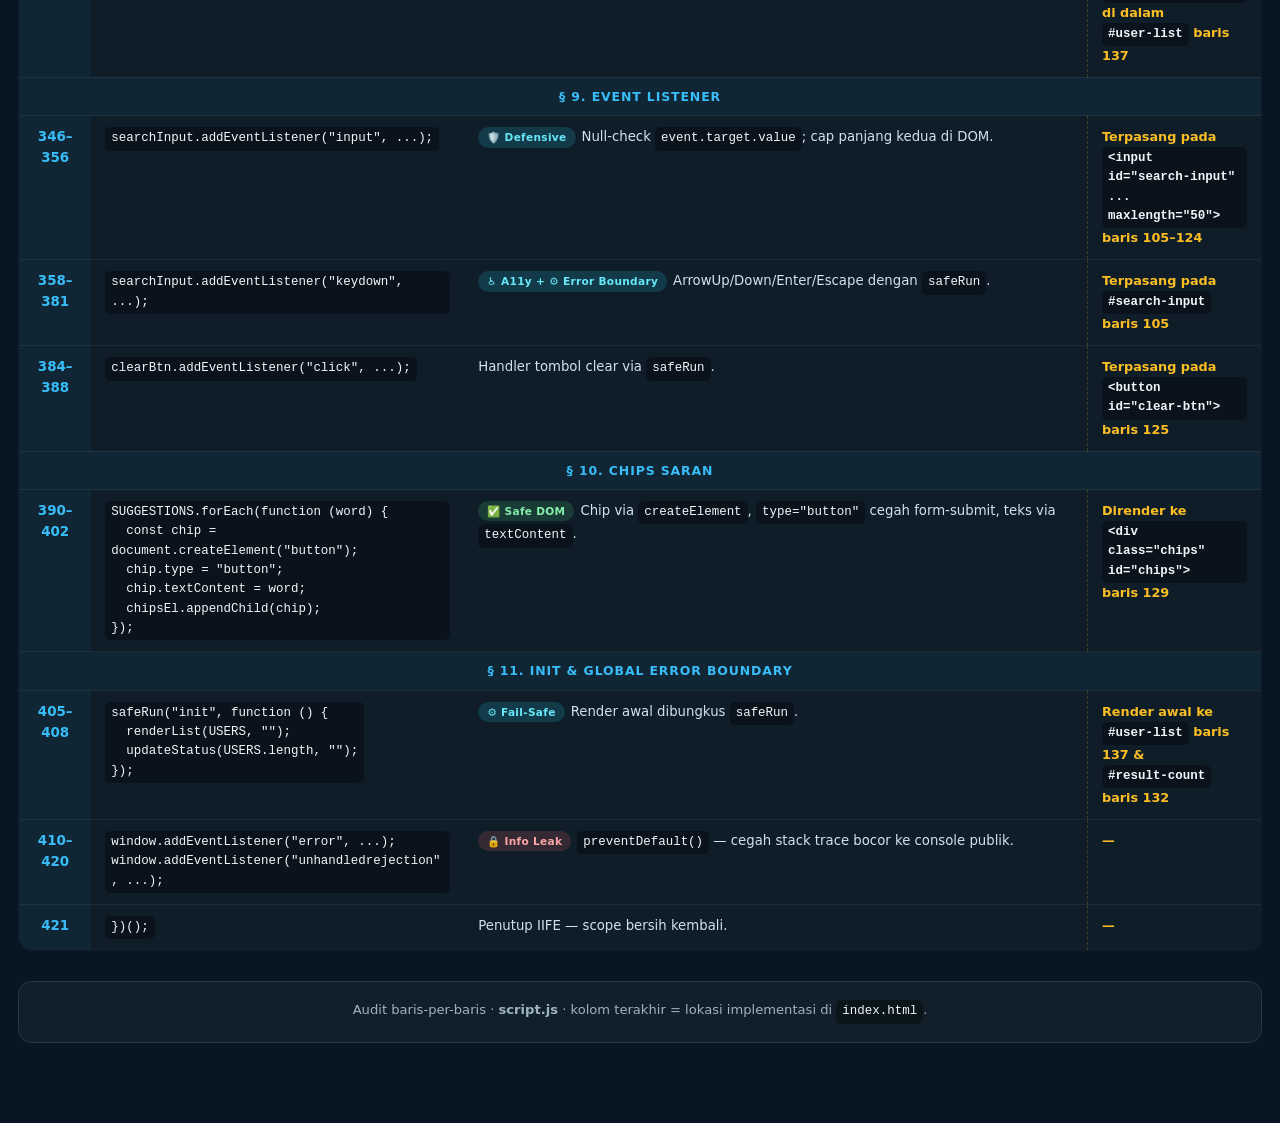
<file: penjelasan_script.html>
<!DOCTYPE html>
<html lang="id">
<head>
<meta charset="UTF-8">
<meta name="viewport" content="width=device-width, initial-scale=1.0">
<meta http-equiv="Content-Security-Policy"
      content="default-src 'none'; style-src 'unsafe-inline'; base-uri 'none'; form-action 'none';">
<meta name="referrer" content="no-referrer">
<title>Audit Baris — script.js</title>
<style>
    *, *::before, *::after { box-sizing: border-box; margin: 0; padding: 0; }
    body {
        font-family: "Segoe UI", system-ui, -apple-system, Arial, sans-serif;
        background: #071622; color: #eaf6fb; line-height: 1.55;
        padding: 32px 18px 80px;
    }
    .wrap { max-width: 1320px; margin: 0 auto; }
    header.page-head {
        margin-bottom: 22px; padding: 22px 24px;
        background: rgba(255,255,255,.045);
        border: 1px solid rgba(255,255,255,.12);
        border-radius: 16px;
    }
    header.page-head h1 { font-size: 1.35rem; margin-bottom: 6px; color: #fff; }
    header.page-head p  { color: #9db4c0; font-size: .88rem; }
    .legend { display: flex; flex-wrap: wrap; gap: 8px; margin: 16px 0 22px; }
    .legend span {
        font-size: .72rem; padding: 5px 12px; border-radius: 999px;
        border: 1px solid rgba(56,189,248,.4);
        background: rgba(56,189,248,.1); color: #38bdf8;
    }
    table {
        width: 100%; border-collapse: collapse;
        background: rgba(255,255,255,.03);
        border: 1px solid rgba(255,255,255,.1);
        border-radius: 14px; overflow: hidden;
        font-size: .84rem;
    }
    thead th {
        background: linear-gradient(135deg, #0B4F6C, #103a52);
        color: #fff; text-align: left; padding: 12px 14px;
        font-size: .76rem; letter-spacing: .05em;
        text-transform: uppercase;
        border-bottom: 1px solid rgba(255,255,255,.15);
        position: sticky; top: 0; z-index: 5;
    }
    thead th:nth-child(1) { width: 62px; text-align: center; }
    thead th:nth-child(2) { width: 30%; }
    thead th:nth-child(4) { width: 14%; }
    tbody tr { border-bottom: 1px solid rgba(255,255,255,.06); transition: background .18s; }
    tbody tr:hover { background: rgba(56,189,248,.07); }
    tbody tr:last-child { border-bottom: none; }
    tbody td { padding: 11px 14px; vertical-align: top; }
    tbody td:first-child {
        text-align: center; color: #38bdf8; font-weight: 700;
        font-variant-numeric: tabular-nums;
        background: rgba(56,189,248,.05);
    }
    tbody td:nth-child(4) {
        color: #fbbf24; font-weight: 600;
        font-variant-numeric: tabular-nums;
        font-size: .8rem;
        border-left: 1px dashed rgba(251,191,36,.2);
    }
    code {
        font-family: "Fira Code", "Consolas", "Courier New", monospace;
        font-size: .78rem; color: #f1f7fa;
        background: rgba(0,0,0,.35); padding: 2px 6px;
        border-radius: 5px; white-space: pre-wrap;
        word-break: break-word; display: inline-block;
        max-width: 100%;
    }
    td.desc { color: #cfe3ec; font-size: .83rem; }
    td.desc b { color: #fff; }
    td.desc .sec {
        display: inline-block; font-size: .66rem; padding: 2px 9px;
        margin-right: 6px; border-radius: 999px;
        background: rgba(34,211,238,.16); color: #67e8f9;
        font-weight: 600; letter-spacing: .03em;
    }
    td.desc .sec.warn { background: rgba(248,113,113,.16); color: #fca5a5; }
    td.desc .sec.ok   { background: rgba(74,222,128,.16);  color: #86efac; }
    .section-row td {
        background: linear-gradient(90deg, rgba(56,189,248,.22), rgba(56,189,248,.04));
        color: #fff; font-weight: 700; font-size: .78rem;
        letter-spacing: .07em; text-transform: uppercase;
        padding: 9px 14px;
    }
    footer.page-foot {
        margin-top: 30px; padding: 18px 22px;
        background: rgba(255,255,255,.04);
        border: 1px solid rgba(255,255,255,.1);
        border-radius: 14px; color: #9db4c0;
        font-size: .82rem; text-align: center;
    }
</style>
</head>
<body>
<div class="wrap">

    <header class="page-head">
        <h1>🔐 Audit Baris — <code style="font-size:.95rem;">script.js</code></h1>
        <p>Tabel audit keamanan per baris &amp; pemetaan ke baris di <code>index.html</code>
           (Secure Live Search · Dimas Kurniawan · WAD05).</p>
    </header>

    <div class="legend">
        <span>🛡️ XSS Mitigation</span>
        <span>🧱 DoS / Rate-Limit</span>
        <span>🔒 Immutability</span>
        <span>🧩 DOM Clobbering Guard</span>
        <span>⚙️ Error Boundary</span>
        <span>♿ Aksesibilitas</span>
        <span>🎨 UI / Animation</span>
    </div>

    <table>
        <thead>
            <tr>
                <th>No Baris</th>
                <th>Baris Kode JavaScript</th>
                <th>Penjelasan &amp; Aspek Security</th>
                <th>Implementasi di index.html</th>
            </tr>
        </thead>
        <tbody>

        <tr class="section-row"><td colspan="4">§ Blok Pembuka — Isolasi Scope</td></tr>

        <tr>
            <td>1</td>
            <td><code>(function () {</code></td>
            <td class="desc"><span class="sec">🔒 Isolation</span>IIFE — semua variabel privat, tidak bocor ke <code>window</code>. Skrip pihak ketiga tidak bisa membaca/mengubah state.</td>
            <td>Dipanggil oleh <code>&lt;script src="script.js" defer&gt;</code> di baris <b>145–150</b></td>
        </tr>
        <tr>
            <td>2</td>
            <td><code>"use strict";</code></td>
            <td class="desc"><span class="sec">🔒 Strict Mode</span>Melarang assignment implisit, <code>with</code>, duplikat parameter — mengurangi silent failure.</td>
            <td>—</td>
        </tr>

        <tr class="section-row"><td colspan="4">§ 0. Konstanta Keamanan</td></tr>

        <tr>
            <td>7</td>
            <td><code>const MAX_INPUT_LENGTH = 50;</code></td>
            <td class="desc"><span class="sec">🧱 DoS</span>Hard cap panjang input — pertahanan kedua setelah <code>maxlength</code> HTML.</td>
            <td>Melengkapi atribut <code>maxlength="50"</code> di baris <b>114</b></td>
        </tr>
        <tr>
            <td>8</td>
            <td><code>const MAX_RESULTS = 200;</code></td>
            <td class="desc"><span class="sec">🧱 DoS</span>Batas jumlah item dirender — cegah browser freeze bila data masif.</td>
            <td>Mengatur jumlah <code>&lt;li&gt;</code> di dalam <code>&lt;ul id="user-list"&gt;</code> baris <b>137</b></td>
        </tr>
        <tr>
            <td>9</td>
            <td><code>const DEBOUNCE_MS = 90;</code></td>
            <td class="desc"><span class="sec">🧱 DoS</span>Debounce event <code>input</code> saat user mengetik cepat.</td>
            <td>Listener <code>input</code> menempel di <code>&lt;input id="search-input"&gt;</code> baris <b>105–124</b></td>
        </tr>
        <tr>
            <td>10</td>
            <td><code>const RATE_LIMIT_MS = 30;</code></td>
            <td class="desc"><span class="sec">🧱 DoS</span>Rate limit antar-render — lapis kedua setelah debounce.</td>
            <td>Idem — pada <code>#search-input</code></td>
        </tr>
        <tr>
            <td>11</td>
            <td><code>const TOAST_DURATION = 2200;</code></td>
            <td class="desc"><span class="sec">🎨 UI</span>Durasi toast dipusatkan sebagai konstanta (menghindari magic number).</td>
            <td>Toast ditarget ke <code>&lt;div id="toast"&gt;</code> baris <b>142</b></td>
        </tr>
        <tr>
            <td>12</td>
            <td><code>const SAFE_PATTERN = /^[A-Za-z0-9 _\-.\u00C0-\u024F]*$/;</code></td>
            <td class="desc"><span class="sec warn">🛡️ Whitelist</span>Allow-list karakter — menolak tag, emoji jahat, dan Unicode berbahaya.</td>
            <td>Melengkapi atribut <code>pattern</code> di input baris <b>118</b></td>
        </tr>

        <tr class="section-row"><td colspan="4">§ 1. Data — Deep Freeze</td></tr>

        <tr>
            <td>17</td>
            <td><code>const USERS = Object.freeze(</code></td>
            <td class="desc"><span class="sec">🔒 Immutability</span>Array dibekukan — tidak bisa <code>push/splice/reassign</code>.</td>
            <td>Digunakan sebagai sumber list pada <code>&lt;ul id="user-list"&gt;</code> baris <b>137</b></td>
        </tr>
        <tr>
            <td>18–30</td>
            <td><code>[ { name:"...", role:"..." }, ... ]</code></td>
            <td class="desc">Data hardcode — tidak ada jalur injeksi dari server/DOM.</td>
            <td>—</td>
        </tr>
        <tr>
            <td>31–37</td>
            <td><code>.map(u =&gt; Object.freeze({<br>&nbsp;&nbsp;name: String(u.name),<br>&nbsp;&nbsp;role: String(u.role)<br>}))</code></td>
            <td class="desc"><span class="sec">🔒 Immutability + 🛡️ Type Coercion</span><b>Deep freeze</b> tiap objek + paksa <code>String()</code>.</td>
            <td>Nilai <code>name</code> tampil di <code>.user-name</code> (baris <b>137</b> render). Nilai <code>role</code> di <code>.user-role</code>.</td>
        </tr>
        <tr>
            <td>39–41</td>
            <td><code>const SUGGESTIONS = Object.freeze(["Engineer", ...].map(String));</code></td>
            <td class="desc"><span class="sec">🔒 Immutability</span>Chip saran beku &amp; ternormalisasi.</td>
            <td>Dirender ke <code>&lt;div class="chips" id="chips"&gt;</code> baris <b>129</b></td>
        </tr>

        <tr class="section-row"><td colspan="4">§ 2. Helper — Hardened</td></tr>

        <tr>
            <td>48–50</td>
            <td><code>function isString(v) { return typeof v === "string"; }</code></td>
            <td class="desc"><span class="sec">🛡️ Type Guard</span>Hanya terima string primitif — <code>new String()</code> ditolak.</td>
            <td>—</td>
        </tr>
        <tr>
            <td>52–67</td>
            <td><code>function sanitizeInput(raw) { ... }</code></td>
            <td class="desc"><span class="sec warn">🛡️ Sanitizer</span>Type-check → cap panjang pra-trim → trim → buang karakter kontrol → whitelist → cap final.</td>
            <td>Menyalin nilai dari <code>&lt;input id="search-input"&gt;</code> baris <b>105–124</b></td>
        </tr>
        <tr>
            <td>70–78</td>
            <td><code>function initialsOf(name) { ... }</code></td>
            <td class="desc"><span class="sec">🛡️ Defensive</span>Return <code>"?"</code> bila kosong — cegah <code>charAt</code> pada <code>undefined</code>.</td>
            <td>Mengisi teks avatar di dalam <code>.avatar</code> (render di <code>#user-list</code> baris <b>137</b>)</td>
        </tr>
        <tr>
            <td>80–88</td>
            <td><code>function hueOf(text) { ... }</code></td>
            <td class="desc"><span class="sec">🎨 UI</span>Loop dibatasi 64 iterasi — cegah DoS string panjang.</td>
            <td>Hasil jadi CSS var <code>--hue</code> pada avatar di <code>#user-list</code> baris <b>137</b></td>
        </tr>
        <tr>
            <td>90–129</td>
            <td><code>function buildHighlightedText(text, keyword) { ... }</code></td>
            <td class="desc"><span class="sec warn">🛡️ Anti-XSS</span>Highlight dibangun via <code>DocumentFragment</code> + <code>createElement</code> + <code>textContent</code> + <code>createTextNode</code>. <b>Tanpa <code>innerHTML</code>.</b> Loop dibatasi <code>guard &lt; 64</code>.</td>
            <td>Dipakai untuk mengisi <code>.user-name</code> pada setiap <code>&lt;li class="user-item"&gt;</code> di dalam <code>#user-list</code> baris <b>137</b></td>
        </tr>
        <tr>
            <td>132–141</td>
            <td><code>function showToast(message) { ... }</code></td>
            <td class="desc"><span class="sec ok">✅ Anti-XSS</span>Toast via <code>textContent</code>. Timer di-null setelah clear.</td>
            <td>Toast element di baris <b>142</b> (<code>&lt;div id="toast"&gt;</code>)</td>
        </tr>
        <tr>
            <td>143–152</td>
            <td><code>function safeRun(label, fn) { ... }</code></td>
            <td class="desc"><span class="sec">⚙️ Error Boundary</span>Wrapper try/catch — hanya log <code>err.name</code>, bukan stack (cegah info leak).</td>
            <td>—</td>
        </tr>
        <tr>
            <td>154–159</td>
            <td><code>function getEl(id, expectedTag) { ... }</code></td>
            <td class="desc"><span class="sec">🧩 DOM Clobbering Guard</span>Verifikasi <code>tagName</code> — cegah penyerang menyisipkan <code>&lt;form id="user-list"&gt;</code>.</td>
            <td>Memeriksa tag dari: <code>#search-input</code> (b.105), <code>#user-list</code> (b.137), <code>#clear-btn</code> (b.125), <code>#result-count</code> (b.132), <code>#query-hint</code> (b.133), <code>#chips</code> (b.129), <code>#toast</code> (b.142)</td>
        </tr>
        <tr>
            <td>161–167</td>
            <td><code>const searchInput = getEl("search-input", "INPUT");<br>...dst</code></td>
            <td class="desc"><span class="sec">🧩 DOM Guard</span>Referensi DOM di-<code>const</code> — tidak bisa ditimpa.</td>
            <td>Mengambil: <code>#search-input</code> (b.107), <code>#user-list</code> (b.137), <code>#clear-btn</code> (b.125), <code>#result-count</code> (b.132), <code>#query-hint</code> (b.133), <code>#chips</code> (b.129), <code>#toast</code> (b.142)</td>
        </tr>
        <tr>
            <td>169–174</td>
            <td><code>if (!searchInput || ...) { console.error(...); return; }</code></td>
            <td class="desc"><span class="sec">⚙️ Fail-Safe</span>Bila elemen wajib hilang, skrip berhenti — cegah <code>TypeError</code> eksploitatif.</td>
            <td>—</td>
        </tr>

        <tr class="section-row"><td colspan="4">§ 3. State Privat (di Closure)</td></tr>

        <tr>
            <td>176–179</td>
            <td><code>let activeIndex = -1;<br>let toastTimer = null;<br>let debounceTimer = null;<br>let lastRenderTs = 0;</code></td>
            <td class="desc"><span class="sec">🔒 Isolation</span>State privat — tidak diekspos ke <code>window</code>.</td>
            <td>—</td>
        </tr>

        <tr class="section-row"><td colspan="4">§ 4. Render List</td></tr>

        <tr>
            <td>181–186</td>
            <td><code>function removeAllChildren(node) { while (node.firstChild) node.removeChild(...); }</code></td>
            <td class="desc"><span class="sec ok">✅ Anti-XSS</span>Cara aman mengosongkan list — <b>bukan</b> <code>innerHTML = ""</code>.</td>
            <td>Mengosongkan <code>&lt;ul id="user-list"&gt;</code> di baris <b>137</b></td>
        </tr>
        <tr>
            <td>188–218</td>
            <td><code>function renderList(items, keyword) { ...empty state... }</code></td>
            <td class="desc"><span class="sec">♿ A11y + ✅ Safe DOM</span>Empty-state dengan <code>role="option"</code>, <code>aria-disabled</code>; semua via <code>createElement</code> + <code>textContent</code>.</td>
            <td>Target render: <code>&lt;ul id="user-list" aria-live="polite"&gt;</code> baris <b>137</b></td>
        </tr>
        <tr>
            <td>221–229</td>
            <td><code>safeItems.forEach(...);<br>const li = document.createElement("li");<br>li.setAttribute("role","option"); ...</code></td>
            <td class="desc"><span class="sec">♿ A11y</span>Setiap item = <code>li[role=option]</code> + <code>tabIndex=0</code> + <code>aria-selected</code>.</td>
            <td>Dirender ke <code>&lt;ul id="user-list" role="listbox"&gt;</code> baris <b>137</b></td>
        </tr>
        <tr>
            <td>231–235</td>
            <td><code>avatar.style.setProperty("--hue", String(hueOf(user.name)));<br>avatar.textContent = initialsOf(user.name);</code></td>
            <td class="desc"><span class="sec">🛡️ Safe CSS Injection</span>CSS var di-set via <code>setProperty</code> + <code>String()</code>. Nilai 0–359, tidak injektif.</td>
            <td>Avatar dibaca oleh CSS <code>.avatar</code> (style.css)</td>
        </tr>
        <tr>
            <td>237–252</td>
            <td><code>nameEl.appendChild(buildHighlightedText(...));<br>roleEl.textContent = user.role;</code></td>
            <td class="desc"><span class="sec ok">✅ Anti-XSS</span>Nama lewat highlight aman, role via <code>textContent</code>.</td>
            <td>Dirender ke <code>.user-info</code> di dalam <code>#user-list</code> baris <b>137</b></td>
        </tr>
        <tr>
            <td>254–263</td>
            <td><code>li.addEventListener("click", ...);<br>li.addEventListener("keydown", ...);</code></td>
            <td class="desc"><span class="sec">♿ A11y</span>Klik + Enter + Space untuk pilih item.</td>
            <td>Item <code>li</code> hidup di dalam <code>#user-list</code> baris <b>137</b></td>
        </tr>

        <tr class="section-row"><td colspan="4">§ 5. Status / Counter</td></tr>

        <tr>
            <td>269–271</td>
            <td><code>countEl.textContent = "Menampilkan " + safeCount + ...;</code></td>
            <td class="desc"><span class="sec">🛡️ Type Guard</span>Validasi <code>Number.isInteger</code> + <code>textContent</code>.</td>
            <td>Target: <code>&lt;span id="result-count" aria-live="polite"&gt;</code> baris <b>132</b></td>
        </tr>
        <tr>
            <td>277–279</td>
            <td><code>hintEl.textContent = keyword ? ... : ...;</code></td>
            <td class="desc"><span class="sec warn">🛡️ Anti-XSS</span>Keyword ditampilkan via <code>textContent</code> + <code>slice</code> cap.</td>
            <td>Target: <code>&lt;span id="query-hint"&gt;</code> baris <b>133</b></td>
        </tr>

        <tr class="section-row"><td colspan="4">§ 6. Aksi Pilih User</td></tr>

        <tr>
            <td>282–287</td>
            <td><code>function selectUser(name, itemEl) { ... showToast(...) }</code></td>
            <td class="desc"><span class="sec ok">✅ Anti-XSS</span>Type-check <code>HTMLElement</code> + toast via <code>textContent</code>.</td>
            <td>Toast muncul di <code>&lt;div id="toast"&gt;</code> baris <b>142</b></td>
        </tr>

        <tr class="section-row"><td colspan="4">§ 7. Pencarian & Throttle</td></tr>

        <tr>
            <td>290–305</td>
            <td><code>function performSearch(rawValue) {<br>&nbsp;&nbsp;const cleanInput = sanitizeInput(rawValue);<br>&nbsp;&nbsp;const filtered = USERS.filter(...);<br>&nbsp;&nbsp;renderList(filtered, keyword);<br>}</code></td>
            <td class="desc"><span class="sec warn">🛡️ Core Sanitizer + Array.filter</span>Titik masuk semua pencarian. Sanitasi → lowercase → <code>filter</code> → render.</td>
            <td>Dipicu oleh input di <code>#search-input</code> baris <b>105–124</b>; hasil ke <code>#user-list</code> baris <b>137</b></td>
        </tr>
        <tr>
            <td>307–327</td>
            <td><code>function throttledSearch(...) { ... }<br>function debouncedSearch(...) { ... }</code></td>
            <td class="desc"><span class="sec">🧱 DoS</span>Rate limit + debounce berlapis. Semua operasi via <code>safeRun</code>.</td>
            <td>Event <code>input</code> terpasang pada <code>&lt;input id="search-input"&gt;</code> baris <b>105</b></td>
        </tr>

        <tr class="section-row"><td colspan="4">§ 8. Navigasi Keyboard</td></tr>

        <tr>
            <td>329–343</td>
            <td><code>function moveActive(delta) { ... }</code></td>
            <td class="desc"><span class="sec">♿ A11y + 🛡️ Guard</span>Modulo wrap-around + guard <code>items[activeIndex]</code>.</td>
            <td>Beroperasi pada <code>&lt;li class="user-item"&gt;</code> di dalam <code>#user-list</code> baris <b>137</b></td>
        </tr>

        <tr class="section-row"><td colspan="4">§ 9. Event Listener</td></tr>

        <tr>
            <td>346–356</td>
            <td><code>searchInput.addEventListener("input", ...);</code></td>
            <td class="desc"><span class="sec">🛡️ Defensive</span>Null-check <code>event.target.value</code>; cap panjang kedua di DOM.</td>
            <td>Terpasang pada <code>&lt;input id="search-input" ... maxlength="50"&gt;</code> baris <b>105–124</b></td>
        </tr>
        <tr>
            <td>358–381</td>
            <td><code>searchInput.addEventListener("keydown", ...);</code></td>
            <td class="desc"><span class="sec">♿ A11y + ⚙️ Error Boundary</span>ArrowUp/Down/Enter/Escape dengan <code>safeRun</code>.</td>
            <td>Terpasang pada <code>#search-input</code> baris <b>105</b></td>
        </tr>
        <tr>
            <td>384–388</td>
            <td><code>clearBtn.addEventListener("click", ...);</code></td>
            <td class="desc">Handler tombol clear via <code>safeRun</code>.</td>
            <td>Terpasang pada <code>&lt;button id="clear-btn"&gt;</code> baris <b>125</b></td>
        </tr>

        <tr class="section-row"><td colspan="4">§ 10. Chips Saran</td></tr>

        <tr>
            <td>390–402</td>
            <td><code>SUGGESTIONS.forEach(function (word) {<br>&nbsp;&nbsp;const chip = document.createElement("button");<br>&nbsp;&nbsp;chip.type = "button";<br>&nbsp;&nbsp;chip.textContent = word;<br>&nbsp;&nbsp;chipsEl.appendChild(chip);<br>});</code></td>
            <td class="desc"><span class="sec ok">✅ Safe DOM</span>Chip via <code>createElement</code>, <code>type="button"</code> cegah form-submit, teks via <code>textContent</code>.</td>
            <td>Dirender ke <code>&lt;div class="chips" id="chips"&gt;</code> baris <b>129</b></td>
        </tr>

        <tr class="section-row"><td colspan="4">§ 11. Init &amp; Global Error Boundary</td></tr>

        <tr>
            <td>405–408</td>
            <td><code>safeRun("init", function () {<br>&nbsp;&nbsp;renderList(USERS, "");<br>&nbsp;&nbsp;updateStatus(USERS.length, "");<br>});</code></td>
            <td class="desc"><span class="sec">⚙️ Fail-Safe</span>Render awal dibungkus <code>safeRun</code>.</td>
            <td>Render awal ke <code>#user-list</code> baris <b>137</b> &amp; <code>#result-count</code> baris <b>132</b></td>
        </tr>
        <tr>
            <td>410–420</td>
            <td><code>window.addEventListener("error", ...);<br>window.addEventListener("unhandledrejection", ...);</code></td>
            <td class="desc"><span class="sec warn">🔒 Info Leak</span><code>preventDefault()</code> — cegah stack trace bocor ke console publik.</td>
            <td>—</td>
        </tr>
        <tr>
            <td>421</td>
            <td><code>})();</code></td>
            <td class="desc">Penutup IIFE — scope bersih kembali.</td>
            <td>—</td>
        </tr>

        </tbody>
    </table>

    <footer class="page-foot">
        Audit baris-per-baris · <strong>script.js</strong> · kolom terakhir = lokasi implementasi di <code>index.html</code>.
    </footer>
</div>
</body>
</html>
</file>
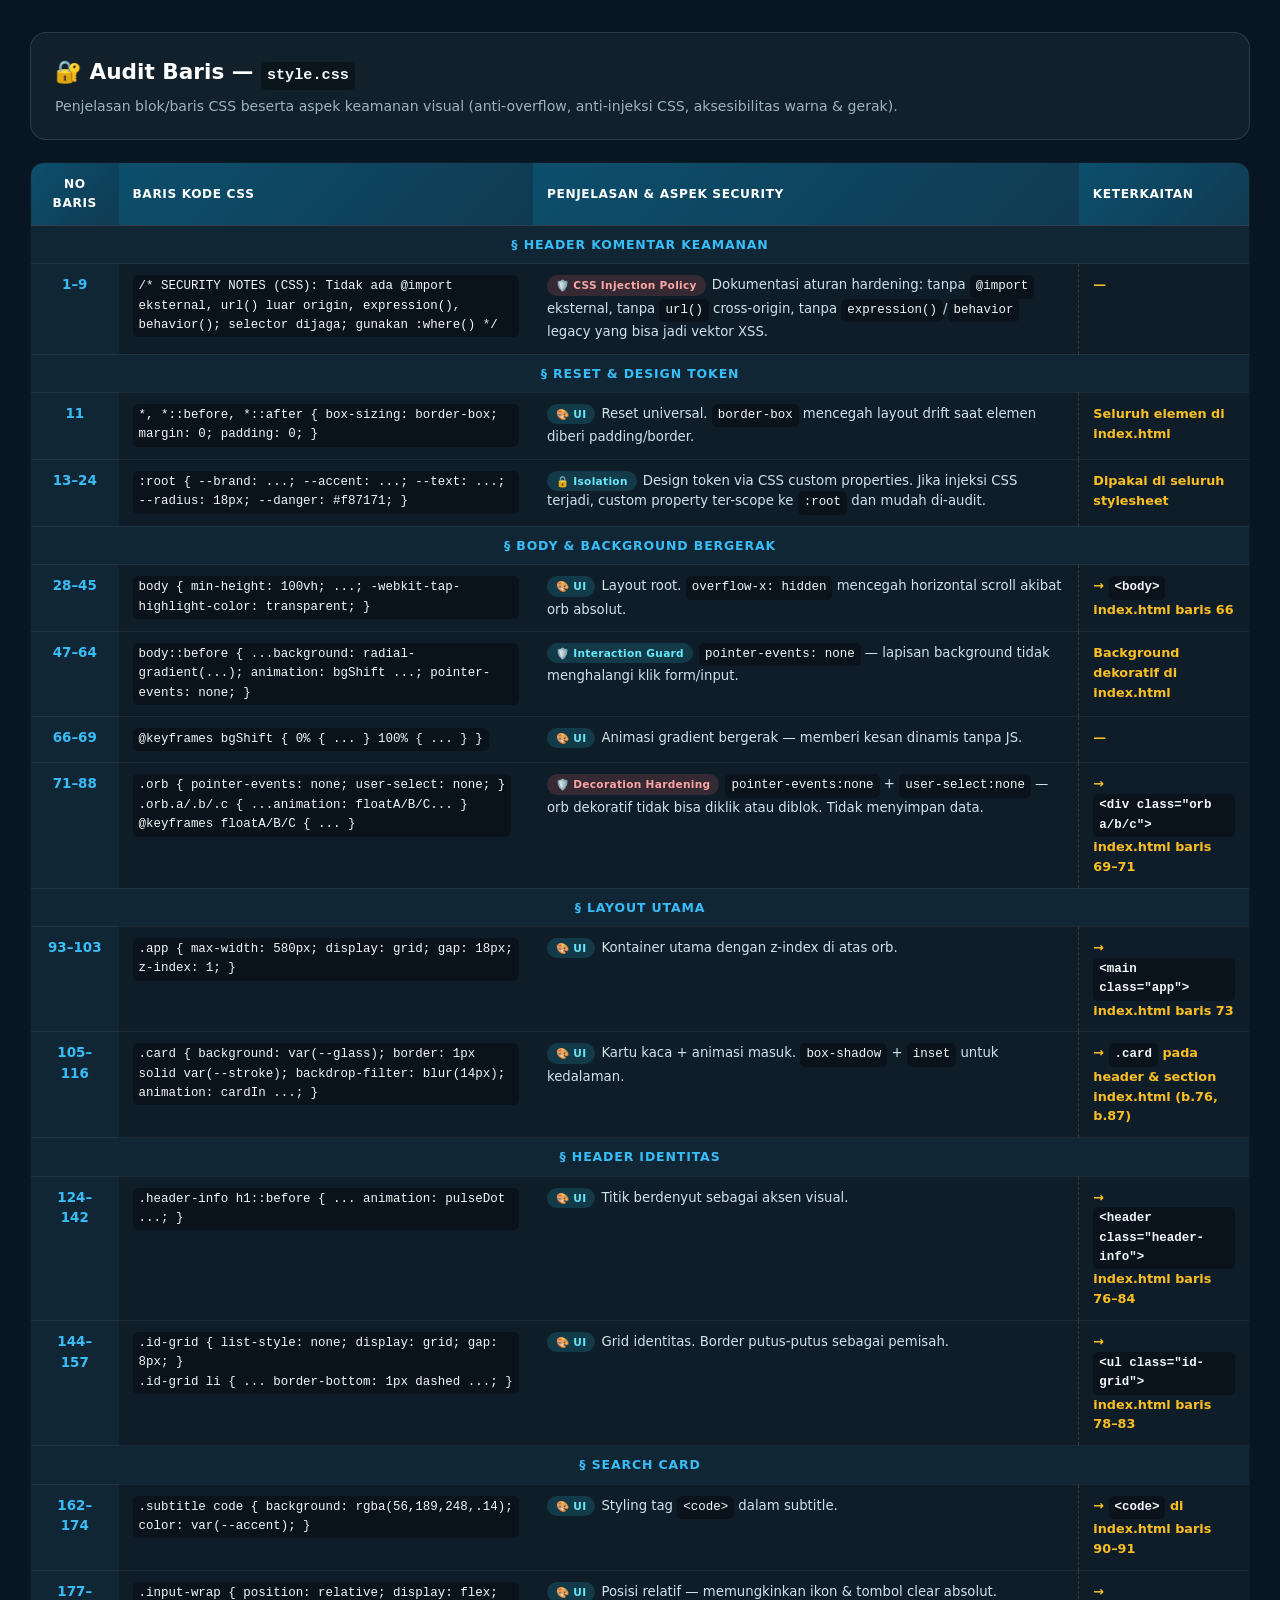
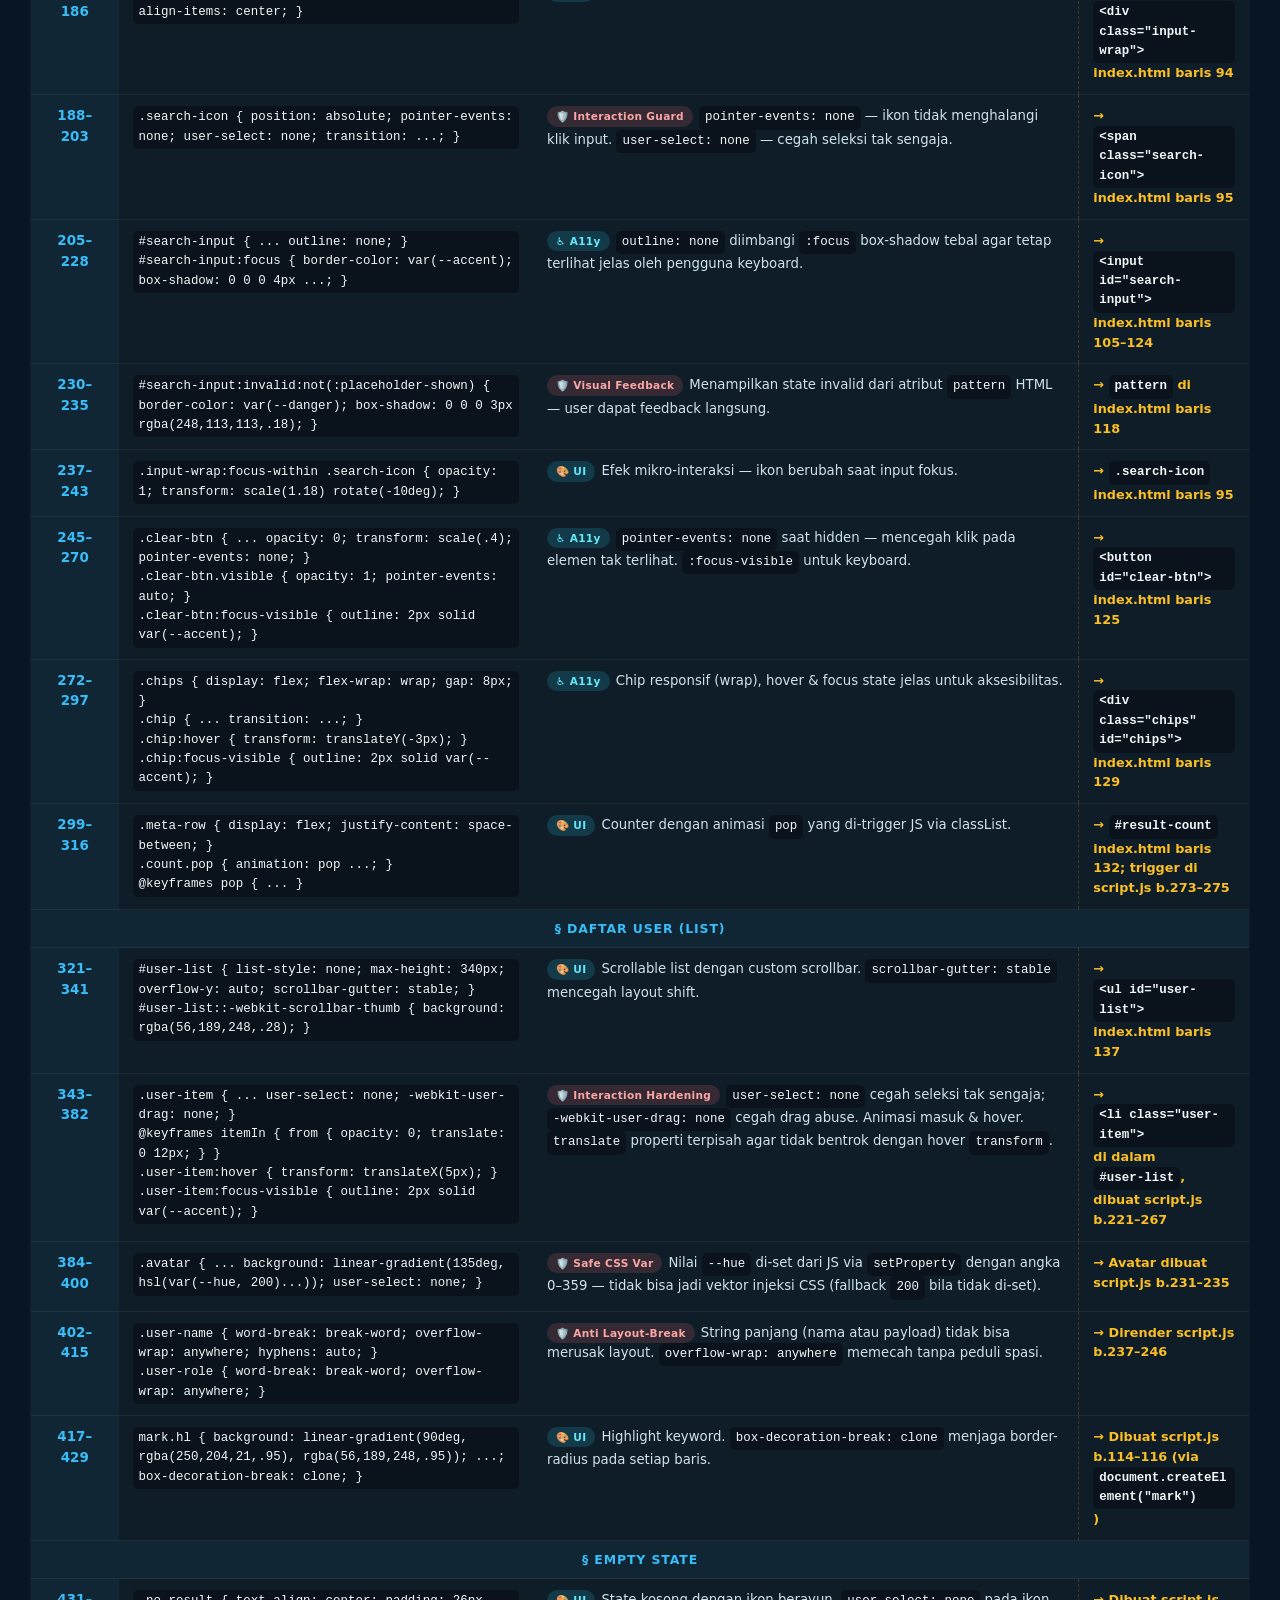
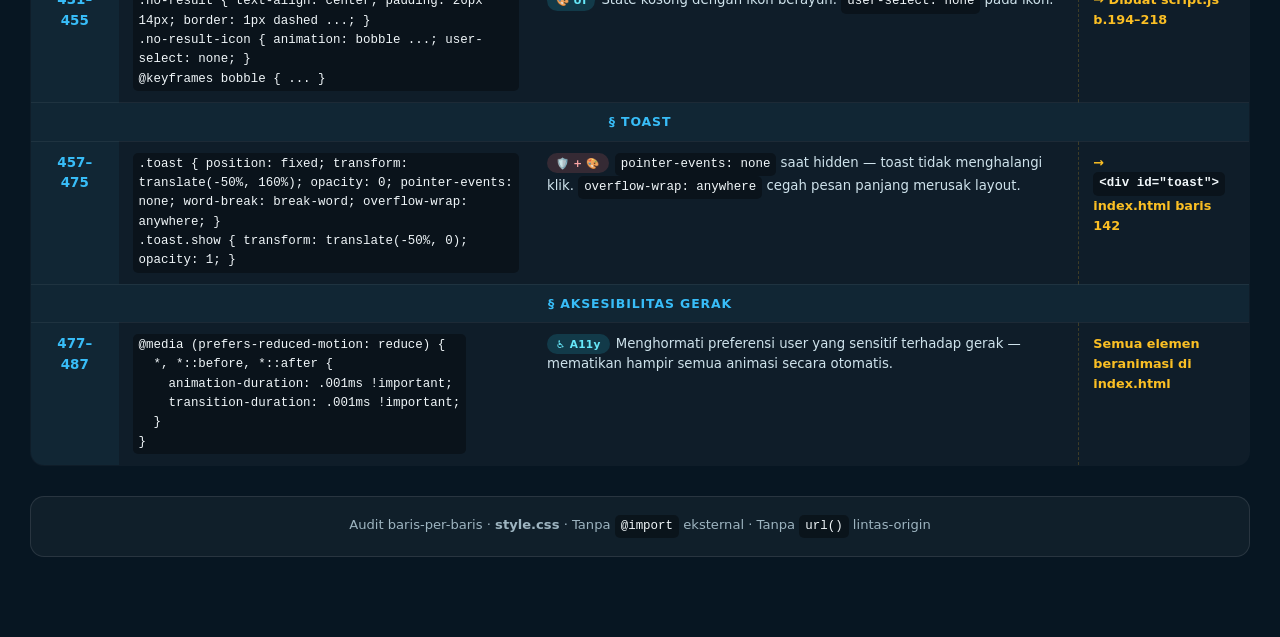
<file: penjelasan_style.html>
<!DOCTYPE html>
<html lang="id">
<head>
<meta charset="UTF-8">
<meta name="viewport" content="width=device-width, initial-scale=1.0">
<meta http-equiv="Content-Security-Policy"
      content="default-src 'none'; style-src 'unsafe-inline'; base-uri 'none'; form-action 'none';">
<meta name="referrer" content="no-referrer">
<title>Audit Baris — style.css</title>
<style>
    *, *::before, *::after { box-sizing: border-box; margin: 0; padding: 0; }
    body {
        font-family: "Segoe UI", system-ui, -apple-system, Arial, sans-serif;
        background: #071622; color: #eaf6fb; line-height: 1.55;
        padding: 32px 18px 80px;
    }
    .wrap { max-width: 1220px; margin: 0 auto; }
    header.page-head {
        margin-bottom: 22px; padding: 22px 24px;
        background: rgba(255,255,255,.045);
        border: 1px solid rgba(255,255,255,.12);
        border-radius: 16px;
    }
    header.page-head h1 { font-size: 1.35rem; margin-bottom: 6px; color: #fff; }
    header.page-head p  { color: #9db4c0; font-size: .88rem; }
    table {
        width: 100%; border-collapse: collapse;
        background: rgba(255,255,255,.03);
        border: 1px solid rgba(255,255,255,.1);
        border-radius: 14px; overflow: hidden;
        font-size: .84rem;
    }
    thead th {
        background: linear-gradient(135deg, #0B4F6C, #103a52);
        color: #fff; text-align: left; padding: 12px 14px;
        font-size: .76rem; letter-spacing: .05em;
        text-transform: uppercase;
        border-bottom: 1px solid rgba(255,255,255,.15);
        position: sticky; top: 0; z-index: 5;
    }
    thead th:nth-child(1) { width: 88px; text-align: center; }
    thead th:nth-child(2) { width: 34%; }
    thead th:nth-child(4) { width: 14%; }
    tbody tr { border-bottom: 1px solid rgba(255,255,255,.06); transition: background .18s; }
    tbody tr:hover { background: rgba(56,189,248,.07); }
    tbody tr:last-child { border-bottom: none; }
    tbody td { padding: 11px 14px; vertical-align: top; }
    tbody td:first-child {
        text-align: center; color: #38bdf8; font-weight: 700;
        font-variant-numeric: tabular-nums;
        background: rgba(56,189,248,.05);
    }
    tbody td:nth-child(4) {
        color: #fbbf24; font-weight: 600;
        font-size: .8rem;
        border-left: 1px dashed rgba(251,191,36,.2);
    }
    code {
        font-family: "Fira Code", "Consolas", "Courier New", monospace;
        font-size: .78rem; color: #f1f7fa;
        background: rgba(0,0,0,.35); padding: 2px 6px;
        border-radius: 5px; white-space: pre-wrap;
        word-break: break-word; display: inline-block;
        max-width: 100%;
    }
    td.desc { color: #cfe3ec; font-size: .83rem; }
    td.desc b { color: #fff; }
    td.desc .sec {
        display: inline-block; font-size: .66rem; padding: 2px 9px;
        margin-right: 6px; border-radius: 999px;
        background: rgba(34,211,238,.16); color: #67e8f9;
        font-weight: 600; letter-spacing: .03em;
    }
    td.desc .sec.warn { background: rgba(248,113,113,.16); color: #fca5a5; }
    td.desc .sec.ok   { background: rgba(74,222,128,.16);  color: #86efac; }
    .section-row td {
        background: linear-gradient(90deg, rgba(56,189,248,.22), rgba(56,189,248,.04));
        color: #fff; font-weight: 700; font-size: .78rem;
        letter-spacing: .07em; text-transform: uppercase;
        padding: 9px 14px;
    }
    footer.page-foot {
        margin-top: 30px; padding: 18px 22px;
        background: rgba(255,255,255,.04);
        border: 1px solid rgba(255,255,255,.1);
        border-radius: 14px; color: #9db4c0;
        font-size: .82rem; text-align: center;
    }
</style>
</head>
<body>
<div class="wrap">

    <header class="page-head">
        <h1>🔐 Audit Baris — <code style="font-size:.95rem;">style.css</code></h1>
        <p>Penjelasan blok/baris CSS beserta aspek keamanan visual (anti-overflow, anti-injeksi CSS, aksesibilitas warna &amp; gerak).</p>
    </header>

    <table>
        <thead>
            <tr>
                <th>No Baris</th>
                <th>Baris Kode CSS</th>
                <th>Penjelasan &amp; Aspek Security</th>
                <th>Keterkaitan</th>
            </tr>
        </thead>
        <tbody>

        <tr class="section-row"><td colspan="4">§ Header Komentar Keamanan</td></tr>

        <tr>
            <td>1–9</td>
            <td><code>/* SECURITY NOTES (CSS): Tidak ada @import eksternal, url() luar origin, expression(), behavior(); selector dijaga; gunakan :where() */</code></td>
            <td class="desc"><span class="sec warn">🛡️ CSS Injection Policy</span>Dokumentasi aturan hardening: tanpa <code>@import</code> eksternal, tanpa <code>url()</code> cross-origin, tanpa <code>expression()</code>/<code>behavior</code> legacy yang bisa jadi vektor XSS.</td>
            <td>—</td>
        </tr>

        <tr class="section-row"><td colspan="4">§ Reset &amp; Design Token</td></tr>

        <tr>
            <td>11</td>
            <td><code>*, *::before, *::after { box-sizing: border-box; margin: 0; padding: 0; }</code></td>
            <td class="desc"><span class="sec">🎨 UI</span>Reset universal. <code>border-box</code> mencegah layout drift saat elemen diberi padding/border.</td>
            <td>Seluruh elemen di index.html</td>
        </tr>
        <tr>
            <td>13–24</td>
            <td><code>:root { --brand: ...; --accent: ...; --text: ...; --radius: 18px; --danger: #f87171; }</code></td>
            <td class="desc"><span class="sec">🔒 Isolation</span>Design token via CSS custom properties. Jika injeksi CSS terjadi, custom property ter-scope ke <code>:root</code> dan mudah di-audit.</td>
            <td>Dipakai di seluruh stylesheet</td>
        </tr>

        <tr class="section-row"><td colspan="4">§ Body &amp; Background Bergerak</td></tr>

        <tr>
            <td>28–45</td>
            <td><code>body { min-height: 100vh; ...; -webkit-tap-highlight-color: transparent; }</code></td>
            <td class="desc"><span class="sec">🎨 UI</span>Layout root. <code>overflow-x: hidden</code> mencegah horizontal scroll akibat orb absolut.</td>
            <td>→ <code>&lt;body&gt;</code> index.html baris 66</td>
        </tr>
        <tr>
            <td>47–64</td>
            <td><code>body::before { ...background: radial-gradient(...); animation: bgShift ...; pointer-events: none; }</code></td>
            <td class="desc"><span class="sec">🛡️ Interaction Guard</span><code>pointer-events: none</code> — lapisan background tidak menghalangi klik form/input.</td>
            <td>Background dekoratif di index.html</td>
        </tr>
        <tr>
            <td>66–69</td>
            <td><code>@keyframes bgShift { 0% { ... } 100% { ... } }</code></td>
            <td class="desc"><span class="sec">🎨 UI</span>Animasi gradient bergerak — memberi kesan dinamis tanpa JS.</td>
            <td>—</td>
        </tr>
        <tr>
            <td>71–88</td>
            <td><code>.orb { pointer-events: none; user-select: none; }<br>.orb.a/.b/.c { ...animation: floatA/B/C... }<br>@keyframes floatA/B/C { ... }</code></td>
            <td class="desc"><span class="sec warn">🛡️ Decoration Hardening</span><code>pointer-events:none</code> + <code>user-select:none</code> — orb dekoratif tidak bisa diklik atau diblok. Tidak menyimpan data.</td>
            <td>→ <code>&lt;div class="orb a/b/c"&gt;</code> index.html baris 69–71</td>
        </tr>

        <tr class="section-row"><td colspan="4">§ Layout Utama</td></tr>

        <tr>
            <td>93–103</td>
            <td><code>.app { max-width: 580px; display: grid; gap: 18px; z-index: 1; }</code></td>
            <td class="desc"><span class="sec">🎨 UI</span>Kontainer utama dengan z-index di atas orb.</td>
            <td>→ <code>&lt;main class="app"&gt;</code> index.html baris 73</td>
        </tr>
        <tr>
            <td>105–116</td>
            <td><code>.card { background: var(--glass); border: 1px solid var(--stroke); backdrop-filter: blur(14px); animation: cardIn ...; }</code></td>
            <td class="desc"><span class="sec">🎨 UI</span>Kartu kaca + animasi masuk. <code>box-shadow</code> + <code>inset</code> untuk kedalaman.</td>
            <td>→ <code>.card</code> pada header &amp; section index.html (b.76, b.87)</td>
        </tr>

        <tr class="section-row"><td colspan="4">§ Header Identitas</td></tr>

        <tr>
            <td>124–142</td>
            <td><code>.header-info h1::before { ... animation: pulseDot ...; }</code></td>
            <td class="desc"><span class="sec">🎨 UI</span>Titik berdenyut sebagai aksen visual.</td>
            <td>→ <code>&lt;header class="header-info"&gt;</code> index.html baris 76–84</td>
        </tr>
        <tr>
            <td>144–157</td>
            <td><code>.id-grid { list-style: none; display: grid; gap: 8px; }<br>.id-grid li { ... border-bottom: 1px dashed ...; }</code></td>
            <td class="desc"><span class="sec">🎨 UI</span>Grid identitas. Border putus-putus sebagai pemisah.</td>
            <td>→ <code>&lt;ul class="id-grid"&gt;</code> index.html baris 78–83</td>
        </tr>

        <tr class="section-row"><td colspan="4">§ Search Card</td></tr>

        <tr>
            <td>162–174</td>
            <td><code>.subtitle code { background: rgba(56,189,248,.14); color: var(--accent); }</code></td>
            <td class="desc"><span class="sec">🎨 UI</span>Styling tag <code>&lt;code&gt;</code> dalam subtitle.</td>
            <td>→ <code>&lt;code&gt;</code> di index.html baris 90–91</td>
        </tr>
        <tr>
            <td>177–186</td>
            <td><code>.input-wrap { position: relative; display: flex; align-items: center; }</code></td>
            <td class="desc"><span class="sec">🎨 UI</span>Posisi relatif — memungkinkan ikon &amp; tombol clear absolut.</td>
            <td>→ <code>&lt;div class="input-wrap"&gt;</code> index.html baris 94</td>
        </tr>
        <tr>
            <td>188–203</td>
            <td><code>.search-icon { position: absolute; pointer-events: none; user-select: none; transition: ...; }</code></td>
            <td class="desc"><span class="sec warn">🛡️ Interaction Guard</span><code>pointer-events: none</code> — ikon tidak menghalangi klik input. <code>user-select: none</code> — cegah seleksi tak sengaja.</td>
            <td>→ <code>&lt;span class="search-icon"&gt;</code> index.html baris 95</td>
        </tr>
        <tr>
            <td>205–228</td>
            <td><code>#search-input { ... outline: none; }<br>#search-input:focus { border-color: var(--accent); box-shadow: 0 0 0 4px ...; }</code></td>
            <td class="desc"><span class="sec">♿ A11y</span><code>outline: none</code> diimbangi <code>:focus</code> box-shadow tebal agar tetap terlihat jelas oleh pengguna keyboard.</td>
            <td>→ <code>&lt;input id="search-input"&gt;</code> index.html baris 105–124</td>
        </tr>
        <tr>
            <td>230–235</td>
            <td><code>#search-input:invalid:not(:placeholder-shown) { border-color: var(--danger); box-shadow: 0 0 0 3px rgba(248,113,113,.18); }</code></td>
            <td class="desc"><span class="sec warn">🛡️ Visual Feedback</span>Menampilkan state invalid dari atribut <code>pattern</code> HTML — user dapat feedback langsung.</td>
            <td>→ <code>pattern</code> di index.html baris 118</td>
        </tr>
        <tr>
            <td>237–243</td>
            <td><code>.input-wrap:focus-within .search-icon { opacity: 1; transform: scale(1.18) rotate(-10deg); }</code></td>
            <td class="desc"><span class="sec">🎨 UI</span>Efek mikro-interaksi — ikon berubah saat input fokus.</td>
            <td>→ <code>.search-icon</code> index.html baris 95</td>
        </tr>
        <tr>
            <td>245–270</td>
            <td><code>.clear-btn { ... opacity: 0; transform: scale(.4); pointer-events: none; }<br>.clear-btn.visible { opacity: 1; pointer-events: auto; }<br>.clear-btn:focus-visible { outline: 2px solid var(--accent); }</code></td>
            <td class="desc"><span class="sec">♿ A11y</span><code>pointer-events: none</code> saat hidden — mencegah klik pada elemen tak terlihat. <code>:focus-visible</code> untuk keyboard.</td>
            <td>→ <code>&lt;button id="clear-btn"&gt;</code> index.html baris 125</td>
        </tr>
        <tr>
            <td>272–297</td>
            <td><code>.chips { display: flex; flex-wrap: wrap; gap: 8px; }<br>.chip { ... transition: ...; }<br>.chip:hover { transform: translateY(-3px); }<br>.chip:focus-visible { outline: 2px solid var(--accent); }</code></td>
            <td class="desc"><span class="sec">♿ A11y</span>Chip responsif (wrap), hover &amp; focus state jelas untuk aksesibilitas.</td>
            <td>→ <code>&lt;div class="chips" id="chips"&gt;</code> index.html baris 129</td>
        </tr>
        <tr>
            <td>299–316</td>
            <td><code>.meta-row { display: flex; justify-content: space-between; }<br>.count.pop { animation: pop ...; }<br>@keyframes pop { ... }</code></td>
            <td class="desc"><span class="sec">🎨 UI</span>Counter dengan animasi <code>pop</code> yang di-trigger JS via classList.</td>
            <td>→ <code>#result-count</code> index.html baris 132; trigger di script.js b.273–275</td>
        </tr>

        <tr class="section-row"><td colspan="4">§ Daftar User (List)</td></tr>

        <tr>
            <td>321–341</td>
            <td><code>#user-list { list-style: none; max-height: 340px; overflow-y: auto; scrollbar-gutter: stable; }<br>#user-list::-webkit-scrollbar-thumb { background: rgba(56,189,248,.28); }</code></td>
            <td class="desc"><span class="sec">🎨 UI</span>Scrollable list dengan custom scrollbar. <code>scrollbar-gutter: stable</code> mencegah layout shift.</td>
            <td>→ <code>&lt;ul id="user-list"&gt;</code> index.html baris 137</td>
        </tr>
        <tr>
            <td>343–382</td>
            <td><code>.user-item { ... user-select: none; -webkit-user-drag: none; }<br>@keyframes itemIn { from { opacity: 0; translate: 0 12px; } }<br>.user-item:hover { transform: translateX(5px); }<br>.user-item:focus-visible { outline: 2px solid var(--accent); }</code></td>
            <td class="desc"><span class="sec warn">🛡️ Interaction Hardening</span><code>user-select: none</code> cegah seleksi tak sengaja; <code>-webkit-user-drag: none</code> cegah drag abuse. Animasi masuk &amp; hover. <code>translate</code> properti terpisah agar tidak bentrok dengan hover <code>transform</code>.</td>
            <td>→ <code>&lt;li class="user-item"&gt;</code> di dalam <code>#user-list</code>, dibuat script.js b.221–267</td>
        </tr>
        <tr>
            <td>384–400</td>
            <td><code>.avatar { ... background: linear-gradient(135deg, hsl(var(--hue, 200)...)); user-select: none; }</code></td>
            <td class="desc"><span class="sec warn">🛡️ Safe CSS Var</span>Nilai <code>--hue</code> di-set dari JS via <code>setProperty</code> dengan angka 0–359 — tidak bisa jadi vektor injeksi CSS (fallback <code>200</code> bila tidak di-set).</td>
            <td>→ Avatar dibuat script.js b.231–235</td>
        </tr>
        <tr>
            <td>402–415</td>
            <td><code>.user-name { word-break: break-word; overflow-wrap: anywhere; hyphens: auto; }<br>.user-role { word-break: break-word; overflow-wrap: anywhere; }</code></td>
            <td class="desc"><span class="sec warn">🛡️ Anti Layout-Break</span>String panjang (nama atau payload) tidak bisa merusak layout. <code>overflow-wrap: anywhere</code> memecah tanpa peduli spasi.</td>
            <td>→ Dirender script.js b.237–246</td>
        </tr>
        <tr>
            <td>417–429</td>
            <td><code>mark.hl { background: linear-gradient(90deg, rgba(250,204,21,.95), rgba(56,189,248,.95)); ...; box-decoration-break: clone; }</code></td>
            <td class="desc"><span class="sec">🎨 UI</span>Highlight keyword. <code>box-decoration-break: clone</code> menjaga border-radius pada setiap baris.</td>
            <td>→ Dibuat script.js b.114–116 (via <code>document.createElement("mark")</code>)</td>
        </tr>

        <tr class="section-row"><td colspan="4">§ Empty State</td></tr>

        <tr>
            <td>431–455</td>
            <td><code>.no-result { text-align: center; padding: 26px 14px; border: 1px dashed ...; }<br>.no-result-icon { animation: bobble ...; user-select: none; }<br>@keyframes bobble { ... }</code></td>
            <td class="desc"><span class="sec">🎨 UI</span>State kosong dengan ikon berayun. <code>user-select: none</code> pada ikon.</td>
            <td>→ Dibuat script.js b.194–218</td>
        </tr>

        <tr class="section-row"><td colspan="4">§ Toast</td></tr>

        <tr>
            <td>457–475</td>
            <td><code>.toast { position: fixed; transform: translate(-50%, 160%); opacity: 0; pointer-events: none; word-break: break-word; overflow-wrap: anywhere; }<br>.toast.show { transform: translate(-50%, 0); opacity: 1; }</code></td>
            <td class="desc"><span class="sec warn">🛡️ + 🎨</span><code>pointer-events: none</code> saat hidden — toast tidak menghalangi klik. <code>overflow-wrap: anywhere</code> cegah pesan panjang merusak layout.</td>
            <td>→ <code>&lt;div id="toast"&gt;</code> index.html baris 142</td>
        </tr>

        <tr class="section-row"><td colspan="4">§ Aksesibilitas Gerak</td></tr>

        <tr>
            <td>477–487</td>
            <td><code>@media (prefers-reduced-motion: reduce) {<br>&nbsp;&nbsp;*, *::before, *::after {<br>&nbsp;&nbsp;&nbsp;&nbsp;animation-duration: .001ms !important;<br>&nbsp;&nbsp;&nbsp;&nbsp;transition-duration: .001ms !important;<br>&nbsp;&nbsp;}<br>}</code></td>
            <td class="desc"><span class="sec">♿ A11y</span>Menghormati preferensi user yang sensitif terhadap gerak — mematikan hampir semua animasi secara otomatis.</td>
            <td>Semua elemen beranimasi di index.html</td>
        </tr>

        </tbody>
    </table>

    <footer class="page-foot">
        Audit baris-per-baris · <strong>style.css</strong> · Tanpa <code>@import</code> eksternal · Tanpa <code>url()</code> lintas-origin
    </footer>
</div>
</body>
</html>
</file>
<file: style.css>
/* ============================================================
   SECURITY NOTES (CSS):
   1. Tidak ada @import dari domain eksternal.
   2. Tidak ada url() yang menunjuk ke luar origin.
   3. Tidak ada expression() / behavior (legacy IE).
   4. Selector dijaga sederhana untuk mencegah abuse.
   5. Gunakan :where() untuk specificity rendah agar tidak
      mudah di-override oleh injeksi style tak terduga.
   ============================================================ */

/* ============================================================
   RESET & TOKEN
   ============================================================ */
*, *::before, *::after { box-sizing: border-box; margin: 0; padding: 0; }

:root {
    --brand:      #0B4F6C;
    --accent:     #38bdf8;
    --accent-2:   #22d3ee;
    --text:       #eaf6fb;
    --muted:      #9db4c0;
    --stroke:     rgba(255,255,255,.14);
    --glass:      rgba(255,255,255,.055);
    --radius:     18px;
    --danger:     #f87171;
}

html { scroll-behavior: smooth; }

body {
    min-height: 100vh;
    font-family: "Segoe UI", system-ui, -apple-system, "Helvetica Neue", Arial, sans-serif;
    color: var(--text);
    background: #04101a;
    display: flex;
    justify-content: center;
    padding: 44px 16px 80px;
    position: relative;
    overflow-x: hidden;

    /* Hardening: cegah text selection abuse pada elemen dekoratif */
    -webkit-tap-highlight-color: transparent;
}

/* ============================================================
   BACKGROUND BERGERAK (gradient + orb mengapung)
   ============================================================ */
body::before {
    content: "";
    position: fixed;
    inset: -20%;
    background:
        radial-gradient(circle at 20% 20%, rgba(56,189,248,.18), transparent 45%),
        radial-gradient(circle at 80% 15%, rgba(34,211,238,.14), transparent 42%),
        radial-gradient(circle at 50% 92%, rgba(11,79,108,.60), transparent 58%),
        linear-gradient(160deg, #04101a, #072033 45%, #04101a);
    background-size: 200% 200%, 200% 200%, 200% 200%, 100% 100%;
    animation: bgShift 24s ease-in-out infinite alternate;
    z-index: -2;
    pointer-events: none; /* tidak menghalangi interaksi */
}

@keyframes bgShift {
    0%   { transform: translate3d(0,0,0) scale(1);
           background-position: 0% 0%, 100% 0%, 50% 100%, 0 0; }
    100% { transform: translate3d(0,-2%,0) scale(1.07);
           background-position: 32% 22%, 68% 30%, 40% 78%, 0 0; }
}

.orb {
    position: fixed;
    border-radius: 50%;
    filter: blur(70px);
    opacity: .42;
    z-index: -1;
    pointer-events: none; /* decorative only */
    user-select: none;
}
.orb.a { width: 320px; height: 320px; background: #0ea5e9; top: -90px;  left: -70px;  animation: floatA 18s ease-in-out infinite; }
.orb.b { width: 260px; height: 260px; background: #22d3ee; bottom: -70px; right: -50px; animation: floatB 23s ease-in-out infinite; }
.orb.c { width: 210px; height: 210px; background: #6366f1; top: 46%; left: 62%;        animation: floatC 28s ease-in-out infinite; }

@keyframes floatA { 50% { transform: translate(70px, 60px) scale(1.18); } }
@keyframes floatB { 50% { transform: translate(-60px,-50px) scale(1.12); } }
@keyframes floatC { 33% { transform: translate(-50px, 40px) scale(.9); }
                    66% { transform: translate(40px,-40px) scale(1.15); } }

/* ============================================================
   LAYOUT
   ============================================================ */
.app {
    width: 100%;
    max-width: 580px;
    display: grid;
    gap: 18px;
    position: relative;
    z-index: 1;
}

.card {
    background: var(--glass);
    border: 1px solid var(--stroke);
    border-radius: var(--radius);
    padding: 20px 22px;
    backdrop-filter: blur(14px);
    -webkit-backdrop-filter: blur(14px);
    box-shadow: 0 18px 40px rgba(0,0,0,.35), inset 0 1px 0 rgba(255,255,255,.06);
    animation: cardIn .7s cubic-bezier(.22,1,.36,1) both;
}
.app > .card:nth-child(1) { animation-delay: .05s; }
.app > .card:nth-child(2) { animation-delay: .16s; }

@keyframes cardIn {
    from { opacity: 0; transform: translateY(26px) scale(.975); }
    to   { opacity: 1; transform: none; }
}

/* ============================================================
   HEADER IDENTITAS
   ============================================================ */
.header-info h1 {
    display: flex;
    align-items: center;
    gap: 10px;
    font-size: 1.05rem;
    letter-spacing: .02em;
    margin-bottom: 14px;
    color: #fff;
}
.header-info h1::before {
    content: "";
    width: 10px; height: 10px;
    border-radius: 50%;
    background: var(--accent);
    box-shadow: 0 0 14px var(--accent);
    animation: pulseDot 2.2s ease-in-out infinite;
}
@keyframes pulseDot { 50% { transform: scale(1.45); opacity: .55; } }

.id-grid { list-style: none; display: grid; gap: 8px; font-size: .85rem; }
.id-grid li {
    display: flex;
    justify-content: space-between;
    gap: 14px;
    padding-bottom: 7px;
    border-bottom: 1px dashed rgba(255,255,255,.09);
}
.id-grid li:last-child { border-bottom: none; padding-bottom: 0; }
.id-grid span   { color: var(--muted); }
.id-grid strong { color: var(--text); font-weight: 600; text-align: right; }

/* ============================================================
   SEARCH CARD
   ============================================================ */
.search-card h2 { font-size: 1.15rem; margin-bottom: 4px; }
.subtitle {
    font-size: .78rem;
    color: var(--muted);
    margin-bottom: 16px;
    line-height: 1.5;
}
.subtitle code {
    background: rgba(56,189,248,.14);
    color: var(--accent);
    padding: 1px 6px;
    border-radius: 6px;
    font-size: .74rem;
}

/* --- Input --- */
.input-wrap { position: relative; display: flex; align-items: center; }

.search-icon {
    position: absolute;
    left: 14px;
    font-size: .95rem;
    opacity: .6;
    pointer-events: none;
    user-select: none;
    transition: transform .3s cubic-bezier(.34,1.56,.64,1), opacity .3s;
}

#search-input {
    width: 100%;
    padding: 14px 44px 14px 42px;
    border-radius: 12px;
    border: 1px solid var(--stroke);
    background: rgba(255,255,255,.05);
    color: var(--text);
    font-size: .95rem;
    font-family: inherit;
    outline: none;
    transition: border-color .25s, box-shadow .25s, background .25s;
}
#search-input::placeholder { color: #7d95a1; }
#search-input:focus {
    border-color: var(--accent);
    background: rgba(255,255,255,.085);
    box-shadow: 0 0 0 4px rgba(56,189,248,.16), 0 10px 26px rgba(0,0,0,.35);
}

/* State invalid dari pattern (browser native) */
#search-input:invalid:not(:placeholder-shown) {
    border-color: var(--danger);
    box-shadow: 0 0 0 3px rgba(248,113,113,.18);
}

.input-wrap:focus-within .search-icon {
    opacity: 1;
    transform: scale(1.18) rotate(-10deg);
}

.clear-btn {
    position: absolute;
    right: 10px;
    width: 26px; height: 26px;
    border: none;
    border-radius: 50%;
    display: grid;
    place-items: center;
    font-size: .72rem;
    line-height: 1;
    cursor: pointer;
    color: var(--text);
    background: rgba(255,255,255,.12);
    opacity: 0;
    transform: scale(.4);
    pointer-events: none;
    transition: opacity .2s, transform .28s cubic-bezier(.34,1.56,.64,1), background .2s;
}
.clear-btn.visible { opacity: 1; transform: scale(1); pointer-events: auto; }
.clear-btn:hover { background: rgba(248,113,113,.4); }
.clear-btn:focus-visible {
    outline: 2px solid var(--accent);
    outline-offset: 2px;
}

/* --- Chips saran --- */
.chips {
    display: flex;
    flex-wrap: wrap;
    gap: 8px;
    margin-top: 12px;
}
.chip {
    border: 1px solid var(--stroke);
    background: rgba(255,255,255,.04);
    color: var(--muted);
    font-family: inherit;
    font-size: .76rem;
    padding: 6px 13px;
    border-radius: 999px;
    cursor: pointer;
    transition: color .22s, border-color .22s, transform .22s, box-shadow .22s, background .22s;
}
.chip:hover {
    color: #fff;
    background: rgba(56,189,248,.14);
    border-color: var(--accent);
    transform: translateY(-3px);
    box-shadow: 0 8px 18px rgba(56,189,248,.22);
}
.chip:active { transform: translateY(-1px) scale(.97); }
.chip:focus-visible {
    outline: 2px solid var(--accent);
    outline-offset: 2px;
}

/* --- Meta info --- */
.meta-row {
    display: flex;
    justify-content: space-between;
    align-items: center;
    gap: 10px;
    margin-top: 14px;
    font-size: .75rem;
    min-height: 18px;
}
.count { color: var(--accent); font-weight: 600; display: inline-block; }
.count.pop { animation: pop .38s cubic-bezier(.34,1.56,.64,1); }
@keyframes pop {
    0%  { transform: scale(.72); opacity: .35; }
    60% { transform: scale(1.18); }
    100%{ transform: scale(1); }
}
.hint { color: var(--muted); font-style: italic; text-align: right; }

/* ============================================================
   DAFTAR USER
   ============================================================ */
#user-list {
    list-style: none;
    margin-top: 12px;
    display: grid;
    gap: 8px;
    max-height: 340px;
    overflow-y: auto;
    padding-right: 4px;
    scrollbar-gutter: stable;
}
#user-list::-webkit-scrollbar { width: 8px; }
#user-list::-webkit-scrollbar-track { background: transparent; }
#user-list::-webkit-scrollbar-thumb {
    background: rgba(56,189,248,.28);
    border-radius: 99px;
}
#user-list::-webkit-scrollbar-thumb:hover { background: rgba(56,189,248,.55); }

/* --- Item --- */
.user-item {
    display: flex;
    align-items: center;
    gap: 12px;
    padding: 11px 14px;
    border-radius: 14px;
    background: rgba(255,255,255,.04);
    border: 1px solid rgba(255,255,255,.07);
    cursor: pointer;
    opacity: 0;
    animation: itemIn .45s cubic-bezier(.22,1,.36,1) forwards;
    transition: background .2s, border-color .2s, transform .2s, box-shadow .2s;
    /* Hardening: cegah user-select & drag teks tak sengaja */
    user-select: none;
    -webkit-user-drag: none;
}
@keyframes itemIn {
    from { opacity: 0; translate: 0 12px; }
    to   { opacity: 1; translate: 0 0; }
}
.user-item:hover {
    background: rgba(56,189,248,.12);
    border-color: rgba(56,189,248,.42);
    transform: translateX(5px);
    box-shadow: 0 8px 22px rgba(0,0,0,.28);
}
.user-item.active {
    background: rgba(56,189,248,.20);
    border-color: var(--accent);
    transform: translateX(7px);
    box-shadow: 0 0 0 3px rgba(56,189,248,.14);
}
.user-item:focus-visible {
    outline: 2px solid var(--accent);
    outline-offset: 2px;
}
.user-item.flash { animation: flashGlow .6s ease-out; }
@keyframes flashGlow {
    0%  { box-shadow: 0 0 0 0 rgba(56,189,248,.85); }
    100%{ box-shadow: 0 0 0 18px rgba(56,189,248,0); }
}

.avatar {
    flex: 0 0 40px;
    width: 40px; height: 40px;
    border-radius: 12px;
    display: grid;
    place-items: center;
    font-size: .8rem;
    font-weight: 700;
    color: #04121b;
    background: linear-gradient(135deg,
                hsl(var(--hue, 200) 92% 72%),
                hsl(calc(var(--hue, 200) + 45) 90% 60%));
    box-shadow: 0 6px 16px hsl(var(--hue, 200) 90% 50% / .32);
    animation: avatarPop .5s cubic-bezier(.34,1.56,.64,1) both;
    user-select: none;
}
@keyframes avatarPop { from { transform: scale(.55); opacity: 0; } to { transform: scale(1); opacity: 1; } }

.user-info { display: flex; flex-direction: column; gap: 2px; min-width: 0; }
.user-name {
    font-size: .9rem;
    font-weight: 600;
    color: #fff;
    /* Anti layout-break oleh string panjang / malicious payload */
    word-break: break-word;
    overflow-wrap: anywhere;
    hyphens: auto;
}
.user-role {
    font-size: .74rem;
    color: var(--muted);
    word-break: break-word;
    overflow-wrap: anywhere;
}

/* --- Highlight keyword --- */
mark.hl {
    background: linear-gradient(90deg, rgba(250,204,21,.95), rgba(56,189,248,.95));
    color: #06121b;
    font-weight: 700;
    border-radius: 4px;
    padding: 0 3px;
    animation: hlPulse 1.1s ease-out;
    -webkit-box-decoration-break: clone;
    box-decoration-break: clone;
}
@keyframes hlPulse {
    0%  { box-shadow: 0 0 0 0 rgba(56,189,248,.75); }
    100%{ box-shadow: 0 0 0 10px rgba(56,189,248,0); }
}

/* --- Empty state --- */
.no-result {
    text-align: center;
    padding: 26px 14px;
    color: var(--muted);
    font-size: .84rem;
    border: 1px dashed rgba(255,255,255,.14);
    border-radius: 14px;
    animation: itemIn .4s cubic-bezier(.22,1,.36,1) both;
}
.no-result-icon {
    font-size: 1.9rem;
    margin-bottom: 8px;
    animation: bobble 2.4s ease-in-out infinite;
    user-select: none;
}
@keyframes bobble {
    0%,100% { transform: translateY(0) rotate(-4deg); }
    50%     { transform: translateY(-8px) rotate(4deg); }
}
.no-result-title { color: var(--text); font-weight: 600; margin-bottom: 4px; }
.no-result-sub { font-size: .78rem; font-style: italic; }

/* ============================================================
   TOAST
   ============================================================ */
.toast {
    position: fixed;
    left: 50%;
    bottom: 28px;
    transform: translate(-50%, 160%);
    background: rgba(8,30,44,.94);
    border: 1px solid rgba(56,189,248,.5);
    color: #fff;
    font-size: .84rem;
    padding: 12px 22px;
    border-radius: 999px;
    box-shadow: 0 14px 34px rgba(0,0,0,.5);
    opacity: 0;
    pointer-events: none;
    z-index: 50;
    transition: transform .45s cubic-bezier(.22,1,.36,1), opacity .3s;
    max-width: calc(100vw - 32px);
    text-align: center;
    word-break: break-word;
    overflow-wrap: anywhere;
}
.toast.show { transform: translate(-50%, 0); opacity: 1; }

/* ============================================================
   AKSESIBILITAS
   ============================================================ */
@media (prefers-reduced-motion: reduce) {
    *, *::before, *::after {
        animation-duration: .001ms !important;
        animation-iteration-count: 1 !important;
        transition-duration: .001ms !important;
    }
}
</file>
